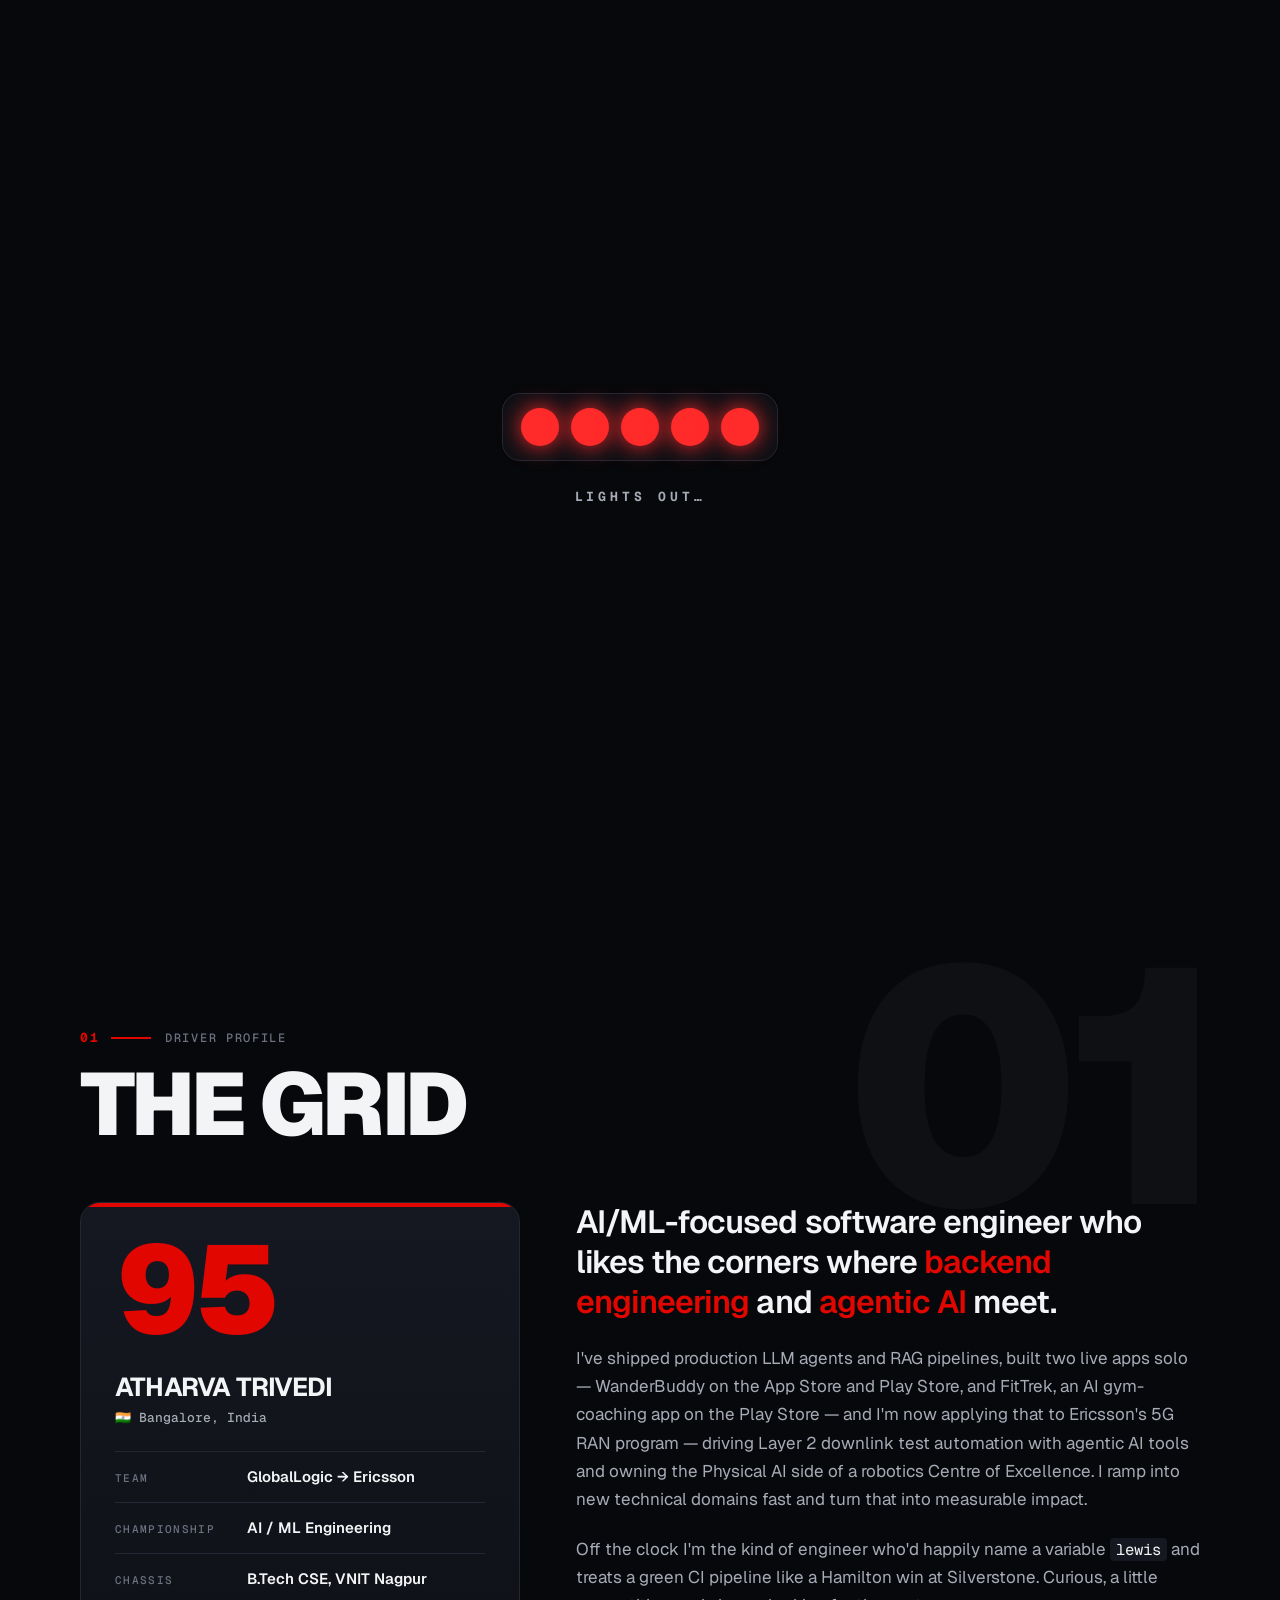
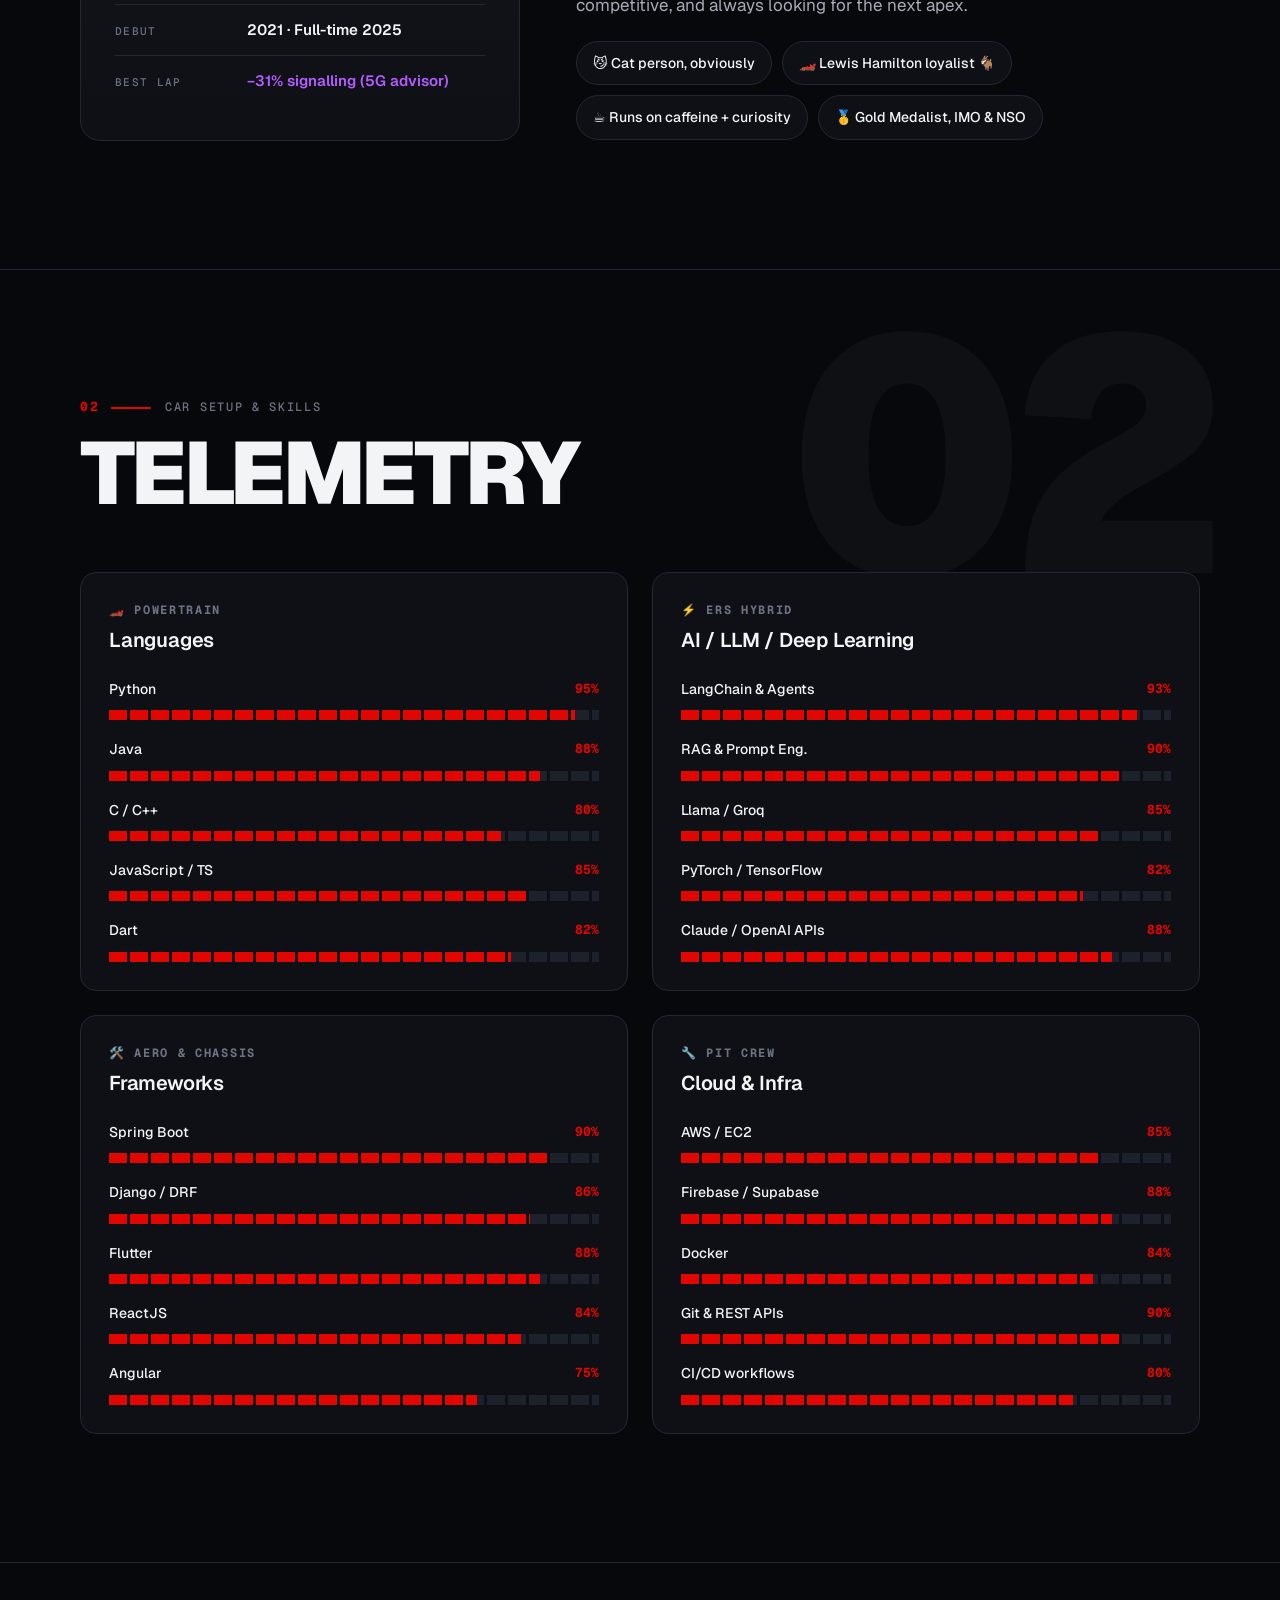
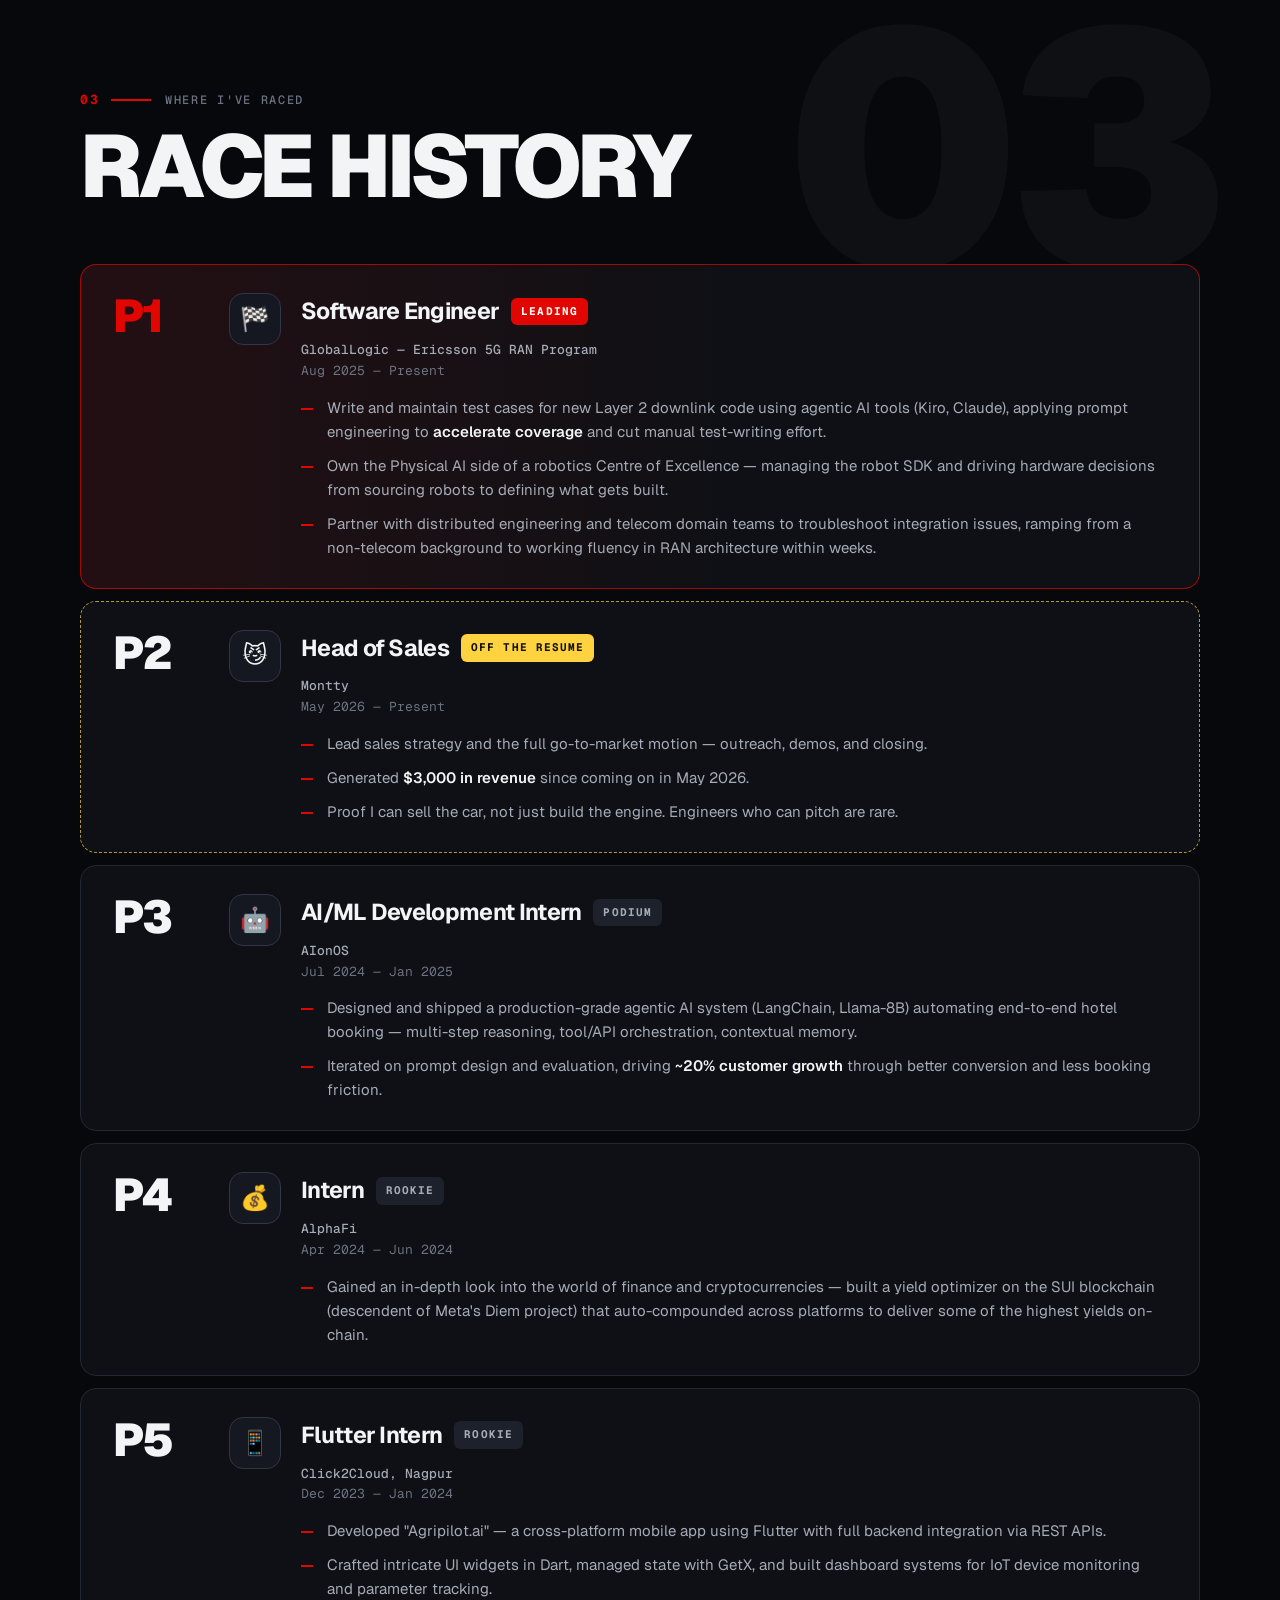
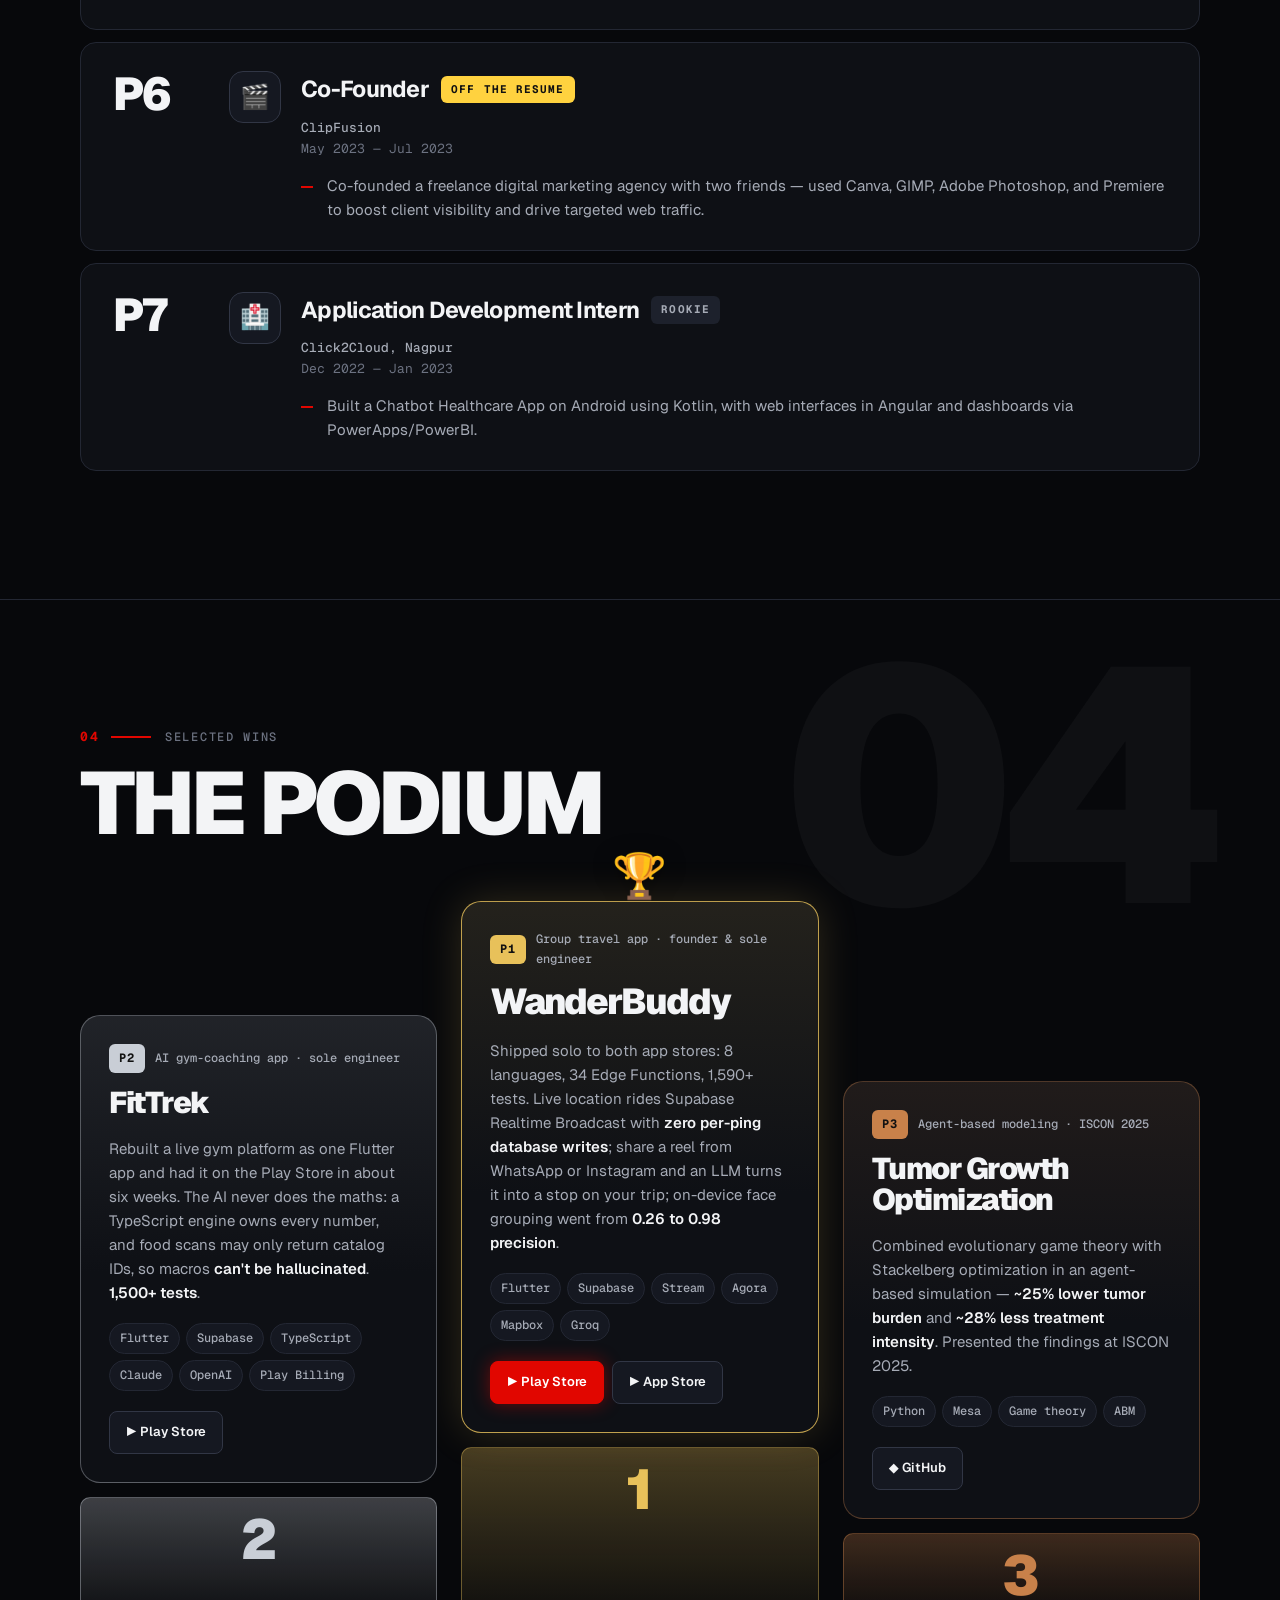
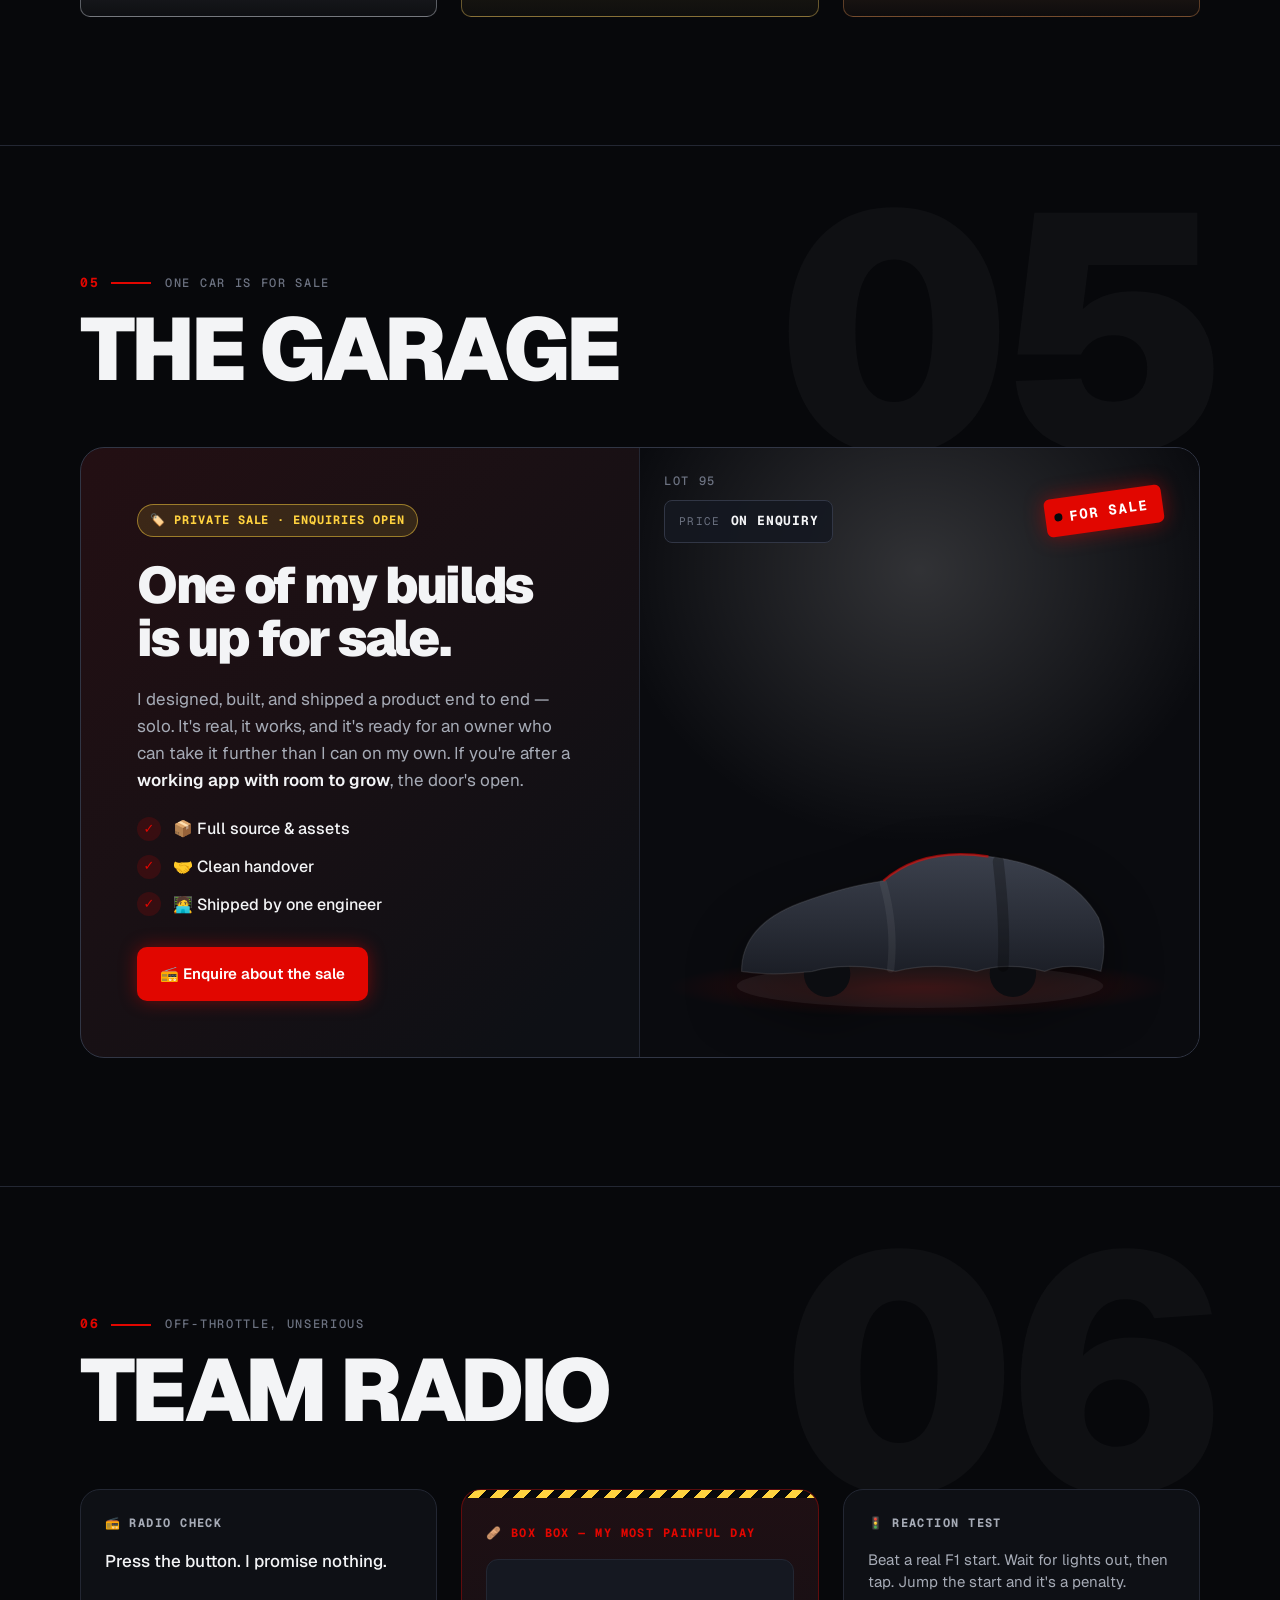
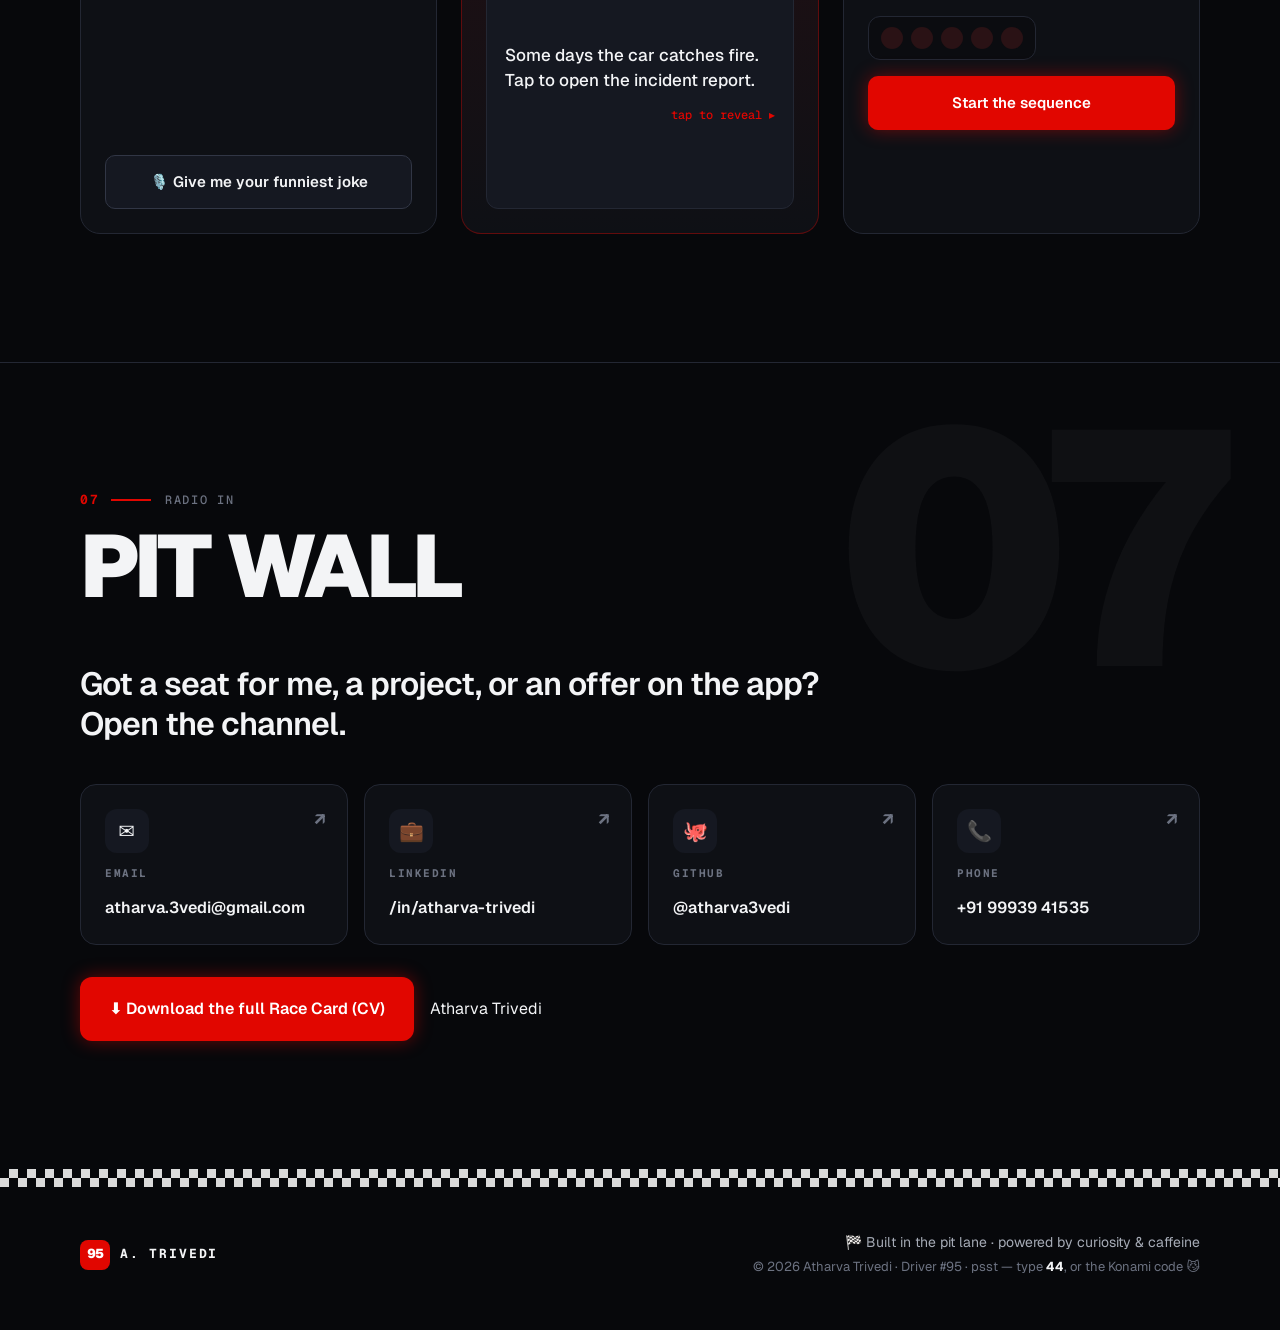
<file: index.html>
<!DOCTYPE html>
<html lang="en">
<head>
  <meta charset="UTF-8" />
  <meta name="viewport" content="width=device-width, initial-scale=1.0" />
  <title>Atharva Trivedi — AI/ML Engineer · Driver #95</title>
  <meta name="description" content="Atharva Trivedi — AI/ML software engineer racing for Ericsson's 5G RAN program. LLM agents, RAG pipelines, and two apps shipped solo (FitTrek, WanderBuddy). Portfolio of a racing cat." />
  <meta name="theme-color" content="#07080b" />

  <!-- Open Graph -->
  <meta property="og:title" content="Atharva Trivedi — AI/ML Engineer · Driver #95" />
  <meta property="og:description" content="LLM agents, RAG pipelines, 5G RAN, and a cat at the wheel. Take a lap." />
  <meta property="og:type" content="website" />
  <meta property="og:url" content="https://atharva3vedi.com" />

  <link rel="icon" type="image/svg+xml" href="favicon.svg" />

  <!-- Fonts -->
  <link rel="preconnect" href="https://fonts.googleapis.com" />
  <link rel="preconnect" href="https://fonts.gstatic.com" crossorigin />
  <link href="https://fonts.googleapis.com/css2?family=Geist:wght@400;500;600;700;800;900&family=Geist+Mono:wght@400;500;700&display=swap" rel="stylesheet" />

  <link rel="stylesheet" href="styles.css" />
</head>
<body>
  <!-- Loading / lights-out intro -->
  <div id="intro" class="intro">
    <div class="intro-lights" aria-hidden="true">
      <span class="light"></span><span class="light"></span><span class="light"></span>
      <span class="light"></span><span class="light"></span>
    </div>
    <p class="intro-text">FORMATION LAP…</p>
  </div>

  <!-- Paw-print cursor trail canvas -->
  <canvas id="pawTrail" class="paw-trail" aria-hidden="true"></canvas>

  <!-- ===================== NAV ===================== -->
  <header class="nav" id="top">
    <a class="nav-brand" href="#hero" aria-label="Home">
      <span class="brand-num">95</span>
      <span class="brand-name">A. TRIVEDI</span>
    </a>
    <nav class="nav-links" aria-label="Primary">
      <a href="#grid">Grid</a>
      <a href="#telemetry">Telemetry</a>
      <a href="#history">Race History</a>
      <a href="#podium">Podium</a>
      <a href="#garage">Garage</a>
      <a href="#radio">Team Radio</a>
      <a href="#pitwall" class="nav-cta">Pit Wall</a>
    </nav>
    <div class="nav-tools">
      <!-- Tire-compound theme switcher -->
      <div class="compound-switch" id="compoundSwitch" role="group" aria-label="Tire compound (accent color)">
        <button class="tyre soft active" data-accent="#e10600" title="Soft — red">S</button>
        <button class="tyre medium" data-accent="#ffd400" title="Medium — yellow">M</button>
        <button class="tyre hard" data-accent="#e6e6e6" title="Hard — white">H</button>
      </div>

      <!-- Engine-sound toggle -->
      <button class="sound-toggle" id="soundToggle" aria-pressed="true" title="Engine sound on/off">🔊</button>
    </div>
    <button class="nav-burger" id="burger" aria-label="Menu" aria-expanded="false">
      <span></span><span></span><span></span>
    </button>
  </header>

  <main>
    <!-- ===================== HERO ===================== -->
    <section class="hero" id="hero">
      <div class="hero-grain" aria-hidden="true"></div>
      <div class="hero-95" aria-hidden="true">95</div>
      <div class="hero-inner">
        <div class="hero-copy">
          <p class="kicker"><span class="flag">🏁</span> ROUND 1 · BANGALORE GP · 2026 SEASON</p>
          <h1 class="hero-name"><span>ATHARVA</span> <span class="outline">TRIVEDI</span></h1>
          <p class="hero-role">
            <span class="role-static">AI/ML SOFTWARE ENGINEER</span>
            <span class="role-rotate" id="roleRotate" aria-live="polite"></span>
          </p>
          <p class="hero-sub">
            I build LLM agents, RAG pipelines, and whole apps solo — currently
            racing for <strong>Ericsson's 5G RAN</strong> program. Bit of a cat about it.
          </p>
          <div class="hero-cta">
            <a href="#podium" class="btn btn-primary">🏆 See the Podium</a>
            <a href="assets/atharva_trivedi_resume.pdf" class="btn btn-ghost" download="Atharva_Trivedi_Resume.pdf">⬇ Race Card (CV)</a>
          </div>

        </div>

        <!-- Racing cat car -->
        <div class="hero-car">
        <!-- Start lights -->
        <div class="start-lights" id="startLights" aria-hidden="true">
          <div class="sl-gantry">
            <span class="sl"></span><span class="sl"></span><span class="sl"></span>
            <span class="sl"></span><span class="sl"></span>
          </div>
          <p class="sl-caption"><span id="slCaption">LIGHTS OUT AND AWAY WE GO</span> <span class="sl-tip">blip the throttle</span></p>
        </div>
        <div class="hud" aria-hidden="true">
          <span><i>SPEED</i>312 KM/H</span><span><i>GEAR</i>8</span><span class="drs-chip"><i>DRS</i>OPEN</span>
        </div>
          <div class="speed-lines" aria-hidden="true"></div>
          <svg class="f1car" viewBox="0 0 1000 300" xmlns="http://www.w3.org/2000/svg" role="img" aria-label="A cat driving a Formula 1 car">
            <ellipse cx="520" cy="270" rx="450" ry="14" fill="rgba(0,0,0,0.6)"/>
            <!-- rear wing -->
            <path d="M36 62 L152 62 L152 80 L36 80 Z" fill="var(--accent)"/>
            <path d="M42 88 L148 88 L148 100 L42 100 Z" fill="#1d212c"/>
            <path d="M30 54 L60 54 L66 188 L38 188 Z" fill="#151821" stroke="#313645" stroke-width="2"/>
            <!-- body, livery stripe, engine cover, sidepod, floor -->
            <path class="car-body" d="M70 214 L84 170 Q120 150 200 140 L330 120 Q380 112 410 96 Q432 84 452 94 L470 128 L560 132 Q640 138 720 154 L880 186 Q944 198 952 208 L948 214 Z" fill="#151821"/>
            <path d="M150 168 L360 132 Q420 124 470 140 L720 170 L900 200 L898 206 L700 186 L460 156 Q400 148 340 156 L150 182 Z" fill="var(--accent)"/>
            <path d="M160 152 L330 120 L420 98 L300 134 Z" fill="#1d212c"/>
            <path d="M270 214 L300 172 Q360 152 470 156 L600 168 L640 214 Z" fill="#0e1015" stroke="#313645" stroke-width="2"/>
            <rect x="76" y="212" width="820" height="12" rx="4" fill="#0b0c10"/>
            <!-- front wing -->
            <path d="M820 240 L978 240 L978 230 L930 222 L836 228 Z" fill="var(--accent)"/>
            <rect x="962" y="200" width="16" height="42" rx="3" fill="#1d212c"/>
            <!-- THE CAT DRIVER -->
            <g class="cat-driver">
              <path d="M478 104 L486 70 L506 96 Z" fill="var(--accent)"/>
              <path d="M512 94 L534 68 L538 104 Z" fill="var(--accent)"/>
              <path d="M485 98 L489 81 L500 95 Z" fill="#ffb3bc"/>
              <path d="M518 94 L530 80 L533 99 Z" fill="#ffb3bc"/>
              <circle cx="510" cy="118" r="30" fill="#f3f4f6"/>
              <path d="M502 106 L544 106 Q549 120 541 129 L502 129 Z" fill="#07080b"/>
              <circle cx="519" cy="117" r="3.5" fill="#2bd576"/>
              <circle cx="533" cy="117" r="3.5" fill="#2bd576"/>
            </g>
            <path class="halo" d="M446 112 Q500 72 572 126" fill="none" stroke="#313645" stroke-width="9" stroke-linecap="round"/>
            <!-- wheels -->
            <g class="wheel wheel-rear">
              <circle cx="200" cy="206" r="58" fill="#0b0c10"/>
              <circle cx="200" cy="206" r="47" fill="none" stroke="var(--accent)" stroke-width="5"/>
              <circle cx="200" cy="206" r="30" fill="#1d212c"/>
              <g stroke="#6c7281" stroke-width="4"><line x1="200" y1="178" x2="200" y2="234"/><line x1="176" y1="192" x2="224" y2="220"/><line x1="224" y1="192" x2="176" y2="220"/></g>
              <circle cx="200" cy="206" r="9" fill="#6c7281"/>
            </g>
            <g class="wheel wheel-front">
              <circle cx="790" cy="208" r="54" fill="#0b0c10"/>
              <circle cx="790" cy="208" r="44" fill="none" stroke="var(--accent)" stroke-width="5"/>
              <circle cx="790" cy="208" r="28" fill="#1d212c"/>
              <g stroke="#6c7281" stroke-width="4"><line x1="790" y1="182" x2="790" y2="234"/><line x1="768" y1="195" x2="812" y2="221"/><line x1="812" y1="195" x2="768" y2="221"/></g>
              <circle cx="790" cy="208" r="8" fill="#6c7281"/>
            </g>
            <!-- number roundel -->
            <circle cx="372" cy="150" r="26" fill="#f3f4f6"/>
            <text x="372" y="160" text-anchor="middle" font-family="Geist, sans-serif" font-weight="900" font-size="28" fill="#07080b">95</text>
          </svg>

          <!-- Overtaking mini-game — replaces the car when you hit "Race me" -->
          <div class="race-game" id="raceGame" hidden>
            <canvas id="raceCanvas" width="640" height="360" aria-label="Overtaking mini-game"></canvas>
            <div class="rg-hud">
              <span id="rgPos">P20</span>
              <span id="rgScore">0 overtakes</span>
              <span id="rgBest"></span>
            </div>
            <button class="rg-exit" id="rgExit" aria-label="Exit game">✕ exit</button>
            <div class="rg-controls">
              <button id="rgUp" aria-label="Move up">▲</button>
              <button id="rgDown" aria-label="Move down">▼</button>
            </div>
            <div class="rg-overlay" id="rgOverlay">
              <p class="rg-title">GRAND PRIX</p>
              <p class="rg-sub">↑ / ↓ to change lane · overtake, don't crash</p>
              <ol class="rg-board" id="rgBoard" hidden></ol>
              <p class="rg-note" id="rgNote" hidden></p>
              <button class="btn btn-primary" id="rgStart">Lights out ▸</button>
            </div>
          </div>
          <button class="race-me" id="raceMe">🏎️ Race me — overtake with ↑ / ↓</button>
        </div>
      </div>

      <!-- scrolling ticker -->
      <div class="ticker" aria-hidden="true">
        <div class="ticker-track">
          <span>PYTHON</span><span>·</span><span>LANGCHAIN</span><span>·</span><span>SPRING BOOT</span><span>·</span>
          <span>RAG</span><span>·</span><span>5G RAN</span><span>·</span><span>FLUTTER</span><span>·</span><span>SUPABASE</span><span>·</span>
          <span>PYTORCH</span><span>·</span><span>AWS</span><span>·</span><span>LLM AGENTS</span><span>·</span>
          <span>DJANGO</span><span>·</span><span>MEOW</span><span>·</span>
          <span>PYTHON</span><span>·</span><span>LANGCHAIN</span><span>·</span><span>SPRING BOOT</span><span>·</span>
          <span>RAG</span><span>·</span><span>5G RAN</span><span>·</span><span>FLUTTER</span><span>·</span><span>SUPABASE</span><span>·</span>
          <span>PYTORCH</span><span>·</span><span>AWS</span><span>·</span><span>LLM AGENTS</span><span>·</span>
          <span>DJANGO</span><span>·</span><span>MEOW</span><span>·</span>
        </div>
      </div>
    </section>

    <!-- ===================== GRID / ABOUT ===================== -->
    <section class="section grid-sec" data-n="01" id="grid">
      <div class="section-head">
        <span class="sec-index">01</span>
        <h2 class="sec-title">The Grid</h2>
        <span class="sec-tag">driver profile</span>
      </div>

      <div class="grid-wrap">
        <article class="driver-card reveal">
          <div class="dc-top">
            <div class="dc-num">95</div>
            <div class="dc-id">
              <h3>ATHARVA TRIVEDI</h3>
              <p>🇮🇳 Bangalore, India</p>
            </div>
          </div>
          <ul class="dc-stats">
            <li><span>Team</span><strong>GlobalLogic → Ericsson</strong></li>
            <li><span>Championship</span><strong>AI / ML Engineering</strong></li>
            <li><span>Chassis</span><strong>B.Tech CSE, VNIT Nagpur</strong></li>
            <li><span>Debut</span><strong>2021 · Full-time 2025</strong></li>
            <li><span>Best Lap</span><strong>−31% signalling (5G advisor)</strong></li>
          </ul>
        </article>

        <div class="grid-bio reveal">
          <p class="bio-lead">
            AI/ML-focused software engineer who likes the corners where <em>backend
            engineering</em> and <em>agentic AI</em> meet.
          </p>
          <p>
            I've shipped production LLM agents and RAG pipelines, built two live apps solo —
            WanderBuddy on the App Store and Play Store, and FitTrek, an AI gym-coaching app
            on the Play Store — and I'm now applying that to Ericsson's 5G RAN program — driving Layer 2 downlink test automation with
            agentic AI tools and owning the Physical AI side of a robotics Centre of
            Excellence. I ramp into new technical domains fast and turn that into
            measurable impact.
          </p>
          <p>
            Off the clock I'm the kind of engineer who'd happily name a variable
            <code>lewis</code> and treats a green CI pipeline like a Hamilton win at
            Silverstone. Curious, a little competitive, and always looking for the next apex.
          </p>
          <div class="fun-facts">
            <span>😼 Cat person, obviously</span>
            <span>🏎️ Lewis Hamilton loyalist 🐐</span>
            <span>☕ Runs on caffeine + curiosity</span>
            <span>🥇 Gold Medalist, IMO &amp; NSO</span>
          </div>
        </div>
      </div>
    </section>

    <!-- ===================== TELEMETRY / SKILLS ===================== -->
    <section class="section telemetry-sec" data-n="02" id="telemetry">
      <div class="section-head">
        <span class="sec-index">02</span>
        <h2 class="sec-title">Telemetry</h2>
        <span class="sec-tag">car setup &amp; skills</span>
      </div>

      <div class="telemetry-grid">
        <div class="tele-block reveal">
          <h3 class="tele-title">🏎️ Powertrain <small>Languages</small></h3>
          <div class="bars" data-bars>
            <div class="bar" data-val="95"><span>Python</span><i></i></div>
            <div class="bar" data-val="88"><span>Java</span><i></i></div>
            <div class="bar" data-val="80"><span>C / C++</span><i></i></div>
            <div class="bar" data-val="85"><span>JavaScript / TS</span><i></i></div>
            <div class="bar" data-val="82"><span>Dart</span><i></i></div>
          </div>
        </div>

        <div class="tele-block reveal">
          <h3 class="tele-title">⚡ ERS Hybrid <small>AI / LLM / Deep Learning</small></h3>
          <div class="bars" data-bars>
            <div class="bar" data-val="93"><span>LangChain &amp; Agents</span><i></i></div>
            <div class="bar" data-val="90"><span>RAG &amp; Prompt Eng.</span><i></i></div>
            <div class="bar" data-val="85"><span>Llama / Groq</span><i></i></div>
            <div class="bar" data-val="82"><span>PyTorch / TensorFlow</span><i></i></div>
            <div class="bar" data-val="88"><span>Claude / OpenAI APIs</span><i></i></div>
          </div>
        </div>

        <div class="tele-block reveal">
          <h3 class="tele-title">🛠️ Aero &amp; Chassis <small>Frameworks</small></h3>
          <div class="bars" data-bars>
            <div class="bar" data-val="90"><span>Spring Boot</span><i></i></div>
            <div class="bar" data-val="86"><span>Django / DRF</span><i></i></div>
            <div class="bar" data-val="88"><span>Flutter</span><i></i></div>
            <div class="bar" data-val="84"><span>ReactJS</span><i></i></div>
            <div class="bar" data-val="75"><span>Angular</span><i></i></div>
          </div>
        </div>

        <div class="tele-block reveal">
          <h3 class="tele-title">🔧 Pit Crew <small>Cloud &amp; Infra</small></h3>
          <div class="bars" data-bars>
            <div class="bar" data-val="85"><span>AWS / EC2</span><i></i></div>
            <div class="bar" data-val="88"><span>Firebase / Supabase</span><i></i></div>
            <div class="bar" data-val="84"><span>Docker</span><i></i></div>
            <div class="bar" data-val="90"><span>Git &amp; REST APIs</span><i></i></div>
            <div class="bar" data-val="80"><span>CI/CD workflows</span><i></i></div>
          </div>
        </div>
      </div>
    </section>

    <!-- ===================== RACE HISTORY / EXPERIENCE ===================== -->
    <section class="section history-sec" data-n="03" id="history">
      <div class="section-head">
        <span class="sec-index">03</span>
        <h2 class="sec-title">Race History</h2>
        <span class="sec-tag">where I've raced</span>
      </div>

      <div class="timeline">
        <!-- Ericsson -->
        <article class="race reveal p1">
          <div class="race-flag">🏁</div>
          <div class="race-body">
            <div class="race-top">
              <h3>Software Engineer</h3>
              <span class="race-pos">LEADING</span>
            </div>
            <p class="race-team">GlobalLogic — Ericsson 5G RAN Program</p>
            <p class="race-date">Aug 2025 — Present</p>
            <ul>
              <li>Write and maintain test cases for new Layer 2 downlink code using agentic AI tools (Kiro, Claude), applying prompt engineering to <strong>accelerate coverage</strong> and cut manual test-writing effort.</li>
              <li>Own the Physical AI side of a robotics Centre of Excellence — managing the robot SDK and driving hardware decisions from sourcing robots to defining what gets built.</li>
              <li>Partner with distributed engineering and telecom domain teams to troubleshoot integration issues, ramping from a non-telecom background to working fluency in RAN architecture within weeks.</li>
            </ul>
          </div>
        </article>

        <!-- Montty — NOT on resume -->
        <article class="race reveal offtrack">
          <div class="race-flag">😼</div>
          <div class="race-body">
            <div class="race-top">
              <h3>Head of Sales</h3>
              <span class="race-pos alt">OFF THE RESUME</span>
            </div>
            <p class="race-team">Montty</p>
            <p class="race-date">May 2026 — Present</p>
            <ul>
              <li>Lead sales strategy and the full go-to-market motion — outreach, demos, and closing.</li>
              <li>Generated <strong>$3,000 in revenue</strong> since coming on in May 2026.</li>
              <li>Proof I can sell the car, not just build the engine. Engineers who can pitch are rare.</li>
            </ul>
          </div>
        </article>

        <!-- AIonOS -->
        <article class="race reveal">
          <div class="race-flag">🤖</div>
          <div class="race-body">
            <div class="race-top">
              <h3>AI/ML Development Intern</h3>
              <span class="race-pos">PODIUM</span>
            </div>
            <p class="race-team">AIonOS</p>
            <p class="race-date">Jul 2024 — Jan 2025</p>
            <ul>
              <li>Designed and shipped a production-grade agentic AI system (LangChain, Llama-8B) automating end-to-end hotel booking — multi-step reasoning, tool/API orchestration, contextual memory.</li>
              <li>Iterated on prompt design and evaluation, driving <strong>~20% customer growth</strong> through better conversion and less booking friction.</li>
            </ul>
          </div>
        </article>

        <!-- AlphaFi -->
        <article class="race reveal">
          <div class="race-flag">💰</div>
          <div class="race-body">
            <div class="race-top">
              <h3>Intern</h3>
              <span class="race-pos">ROOKIE</span>
            </div>
            <p class="race-team">AlphaFi</p>
            <p class="race-date">Apr 2024 — Jun 2024</p>
            <ul>
              <li>Gained an in-depth look into the world of finance and cryptocurrencies — built a yield optimizer on the SUI blockchain (descendent of Meta's Diem project) that auto-compounded across platforms to deliver some of the highest yields on-chain.</li>
            </ul>
          </div>
        </article>

        <!-- CLICK2CLOUD Flutter -->
        <article class="race reveal">
          <div class="race-flag">📱</div>
          <div class="race-body">
            <div class="race-top">
              <h3>Flutter Intern</h3>
              <span class="race-pos">ROOKIE</span>
            </div>
            <p class="race-team">Click2Cloud, Nagpur</p>
            <p class="race-date">Dec 2023 — Jan 2024</p>
            <ul>
              <li>Developed "Agripilot.ai" — a cross-platform mobile app using Flutter with full backend integration via REST APIs.</li>
              <li>Crafted intricate UI widgets in Dart, managed state with GetX, and built dashboard systems for IoT device monitoring and parameter tracking.</li>
            </ul>
          </div>
        </article>

        <!-- ClipFusion -->
        <article class="race reveal">
          <div class="race-flag">🎬</div>
          <div class="race-body">
            <div class="race-top">
              <h3>Co-Founder</h3>
              <span class="race-pos alt">OFF THE RESUME</span>
            </div>
            <p class="race-team">ClipFusion</p>
            <p class="race-date">May 2023 — Jul 2023</p>
            <ul>
              <li>Co-founded a freelance digital marketing agency with two friends — used Canva, GIMP, Adobe Photoshop, and Premiere to boost client visibility and drive targeted web traffic.</li>
            </ul>
          </div>
        </article>

        <!-- CLICK2CLOUD Android -->
        <article class="race reveal">
          <div class="race-flag">🏥</div>
          <div class="race-body">
            <div class="race-top">
              <h3>Application Development Intern</h3>
              <span class="race-pos">ROOKIE</span>
            </div>
            <p class="race-team">Click2Cloud, Nagpur</p>
            <p class="race-date">Dec 2022 — Jan 2023</p>
            <ul>
              <li>Built a Chatbot Healthcare App on Android using Kotlin, with web interfaces in Angular and dashboards via PowerApps/PowerBI.</li>
            </ul>
          </div>
        </article>
      </div>
    </section>

    <!-- ===================== PODIUM / PROJECTS ===================== -->
    <section class="section podium-sec" data-n="04" id="podium">
      <div class="section-head">
        <span class="sec-index">04</span>
        <h2 class="sec-title">The Podium</h2>
        <span class="sec-tag">selected wins</span>
      </div>

      <div class="podium">
        <!-- P1 · WanderBuddy — centre, top step -->
        <div class="podium-item pod-1">
          <article class="proj reveal">
            <div class="proj-head">
              <h3>WanderBuddy</h3>
              <p class="proj-tag">Group travel app · founder &amp; sole engineer</p>
            </div>
            <p class="proj-desc">
              Shipped solo to both app stores: 8 languages, 34 Edge Functions, 1,590+ tests.
              Live location rides Supabase Realtime Broadcast
              with <strong>zero per-ping database writes</strong>; share a reel from WhatsApp or
              Instagram and an LLM turns it into a stop on your trip; on-device face grouping
              went from <strong>0.26 to 0.98 precision</strong>.
            </p>
            <div class="proj-stack">
              <span>Flutter</span><span>Supabase</span><span>Stream</span><span>Agora</span><span>Mapbox</span><span>Groq</span>
            </div>
            <div class="proj-links">
              <a href="https://play.google.com/store/apps/details?id=com.wanderbuddy.wanderbuddy" class="plink" target="_blank" rel="noopener">▶ Play Store</a>
              <a href="https://apps.apple.com/app/id6795848498" class="plink" target="_blank" rel="noopener">▶ App Store</a>
            </div>
          </article>
          <div class="podium-step"><span class="pod-place">1</span></div>
        </div>

        <!-- P2 · FitTrek — left step -->
        <div class="podium-item pod-2">
          <article class="proj reveal">
            <div class="proj-head">
              <h3>FitTrek</h3>
              <p class="proj-tag">AI gym-coaching app · sole engineer</p>
            </div>
            <p class="proj-desc">
              Rebuilt a live gym platform as one Flutter app and had it on the Play Store in
              about six weeks. The AI never does the maths: a TypeScript engine owns every
              number, and food scans may only return catalog IDs, so macros
              <strong>can't be hallucinated</strong>. <strong>1,500+ tests</strong>.
            </p>
            <div class="proj-stack">
              <span>Flutter</span><span>Supabase</span><span>TypeScript</span><span>Claude</span><span>OpenAI</span><span>Play Billing</span>
            </div>
            <div class="proj-links">
              <a href="https://play.google.com/store/apps/details?id=com.fittrek.app" class="plink" target="_blank" rel="noopener">▶ Play Store</a>
            </div>
          </article>
          <div class="podium-step"><span class="pod-place">2</span></div>
        </div>

        <!-- P3 · Tumor Growth — right step -->
        <div class="podium-item pod-3">
          <article class="proj reveal">
            <div class="proj-head">
              <h3>Tumor Growth Optimization</h3>
              <p class="proj-tag">Agent-based modeling · ISCON 2025</p>
            </div>
            <p class="proj-desc">
              Combined evolutionary game theory with Stackelberg optimization in an agent-based
              simulation — <strong>~25% lower tumor burden</strong> and <strong>~28% less
              treatment intensity</strong>. Presented the findings at ISCON 2025.
            </p>
            <div class="proj-stack">
              <span>Python</span><span>Mesa</span><span>Game theory</span><span>ABM</span>
            </div>
            <div class="proj-links">
              <a href="https://github.com/atharva3vedi/tumorcellabmegtlola" class="plink" target="_blank" rel="noopener">◆ GitHub</a>
            </div>
          </article>
          <div class="podium-step"><span class="pod-place">3</span></div>
        </div>
      </div>
    </section>

    <!-- ===================== GARAGE / APP FOR SALE ===================== -->
    <section class="section garage-sec" data-n="05" id="garage">
      <div class="section-head">
        <span class="sec-index">05</span>
        <h2 class="sec-title">The Garage</h2>
        <span class="sec-tag">one car is for sale</span>
      </div>

      <!-- Want to name the app publicly? Swap the <h3> text for its name and add real
           links/details. Kept deliberately under wraps until you're ready to reveal it. -->
      <article class="garage-lot reveal">
        <div class="garage-grid">
          <div class="garage-copy">
            <p class="garage-kicker">🏷️ PRIVATE SALE · ENQUIRIES OPEN</p>
            <h3 class="garage-name">One of my builds<br />is up for sale.</h3>
            <p class="garage-desc">
              I designed, built, and shipped a product end to end — solo. It's real, it works,
              and it's ready for an owner who can take it further than I can on my own. If you're
              after a <strong>working app with room to grow</strong>, the door's open.
            </p>
            <div class="garage-perks">
              <span>📦 Full source &amp; assets</span>
              <span>🤝 Clean handover</span>
              <span>🧑‍💻 Shipped by one engineer</span>
            </div>
            <div class="garage-cta">
              <a href="#pitwall" class="btn btn-primary">📻 Enquire about the sale</a>
            </div>
          </div>

          <div class="garage-stage" aria-label="A car under a cover, waiting to be sold" role="img">
            <svg class="covered-car" viewBox="0 0 360 220" xmlns="http://www.w3.org/2000/svg">
              <defs>
                <linearGradient id="silk" x1="0" y1="0" x2="0" y2="1">
                  <stop offset="0" stop-color="#3b404c" />
                  <stop offset="0.55" stop-color="#2a2e38" />
                  <stop offset="1" stop-color="#1b1e26" />
                </linearGradient>
              </defs>
              <!-- spotlight pool -->
              <ellipse cx="180" cy="198" rx="150" ry="18" fill="rgba(255,255,255,0.06)" />
              <!-- wheels peeking under the cover -->
              <circle cx="104" cy="188" r="19" fill="#0c0d11" />
              <circle cx="256" cy="188" r="19" fill="#0c0d11" />
              <!-- a sliver of the car showing beneath the hem -->
              <rect x="150" y="150" width="60" height="22" rx="6" fill="var(--accent)" opacity="0.5" />
              <!-- the draped cover -->
              <path d="M34 186 Q34 148 82 130 Q120 116 150 112 Q182 84 236 92 Q302 100 326 142
                       Q334 162 328 186 Q302 178 282 186 Q252 178 226 186 Q192 178 160 186
                       Q120 178 92 186 Q58 190 34 186 Z"
                    fill="url(#silk)" stroke="rgba(255,255,255,0.10)" stroke-width="1" />
              <!-- fold shading -->
              <path d="M150 114 Q160 150 156 184" stroke="rgba(255,255,255,0.06)" stroke-width="6" fill="none" stroke-linecap="round" />
              <path d="M244 96 Q250 148 248 182" stroke="rgba(0,0,0,0.28)" stroke-width="9" fill="none" stroke-linecap="round" />
              <!-- accent piping along the ridge -->
              <path d="M150 112 Q182 84 236 92" stroke="var(--accent)" stroke-width="2" fill="none" opacity="0.6" />
            </svg>
            <div class="sale-tag"><span class="sale-tag-hole"></span>FOR SALE</div>
            <p class="lot" aria-hidden="true">LOT 95</p>
            <p class="price"><span>PRICE</span> ON ENQUIRY</p>
          </div>
        </div>
      </article>
    </section>

    <!-- ===================== TEAM RADIO / FUN ===================== -->
    <section class="section radio-sec" data-n="06" id="radio">
      <div class="section-head">
        <span class="sec-index">06</span>
        <h2 class="sec-title">Team Radio</h2>
        <span class="sec-tag">off-throttle, unserious</span>
      </div>

      <div class="radio-grid">
        <!-- Joke box -->
        <div class="radio-card jokebox reveal">
          <div class="rc-head">📻 <span>RADIO CHECK</span></div>
          <p class="joke" id="jokeText">Press the button. I promise nothing.</p>
          <button class="btn btn-primary" id="jokeBtn">🎙️ Give me your funniest joke</button>
        </div>

        <!-- Most painful day -->
        <div class="radio-card painbox reveal">
          <div class="rc-head">🩹 <span>BOX BOX — MY MOST PAINFUL DAY</span></div>
          <div class="pain-card" id="painCard">
            <div class="pain-front">
              <p>Some days the car catches fire. Tap to open the incident report.</p>
              <span class="tap-hint">tap to reveal ▸</span>
            </div>
            <div class="pain-back">
              <p>
                The time I set up an infinite pull loop on Groq's API and burned through <strong>every token in my quota</strong> before my morning coffee — just staring at the cursor blinking while tokens flew. Turned out I'd forgotten a break condition in my streaming parser. My Groq dashboard went to $0.00 in 47 seconds. Learned to always test with <code>max_tokens=5</code> first.
              </p>
              <span class="tap-hint">◂ tap to close</span>
            </div>
          </div>
        </div>

        <!-- Reaction game -->
        <div class="radio-card reaction reveal">
          <div class="rc-head">🚦 <span>REACTION TEST</span></div>
          <p class="react-info" id="reactInfo">Beat a real F1 start. Wait for lights out, then tap. Jump the start and it's a penalty.</p>
          <div class="react-lights" id="reactLights">
            <span></span><span></span><span></span><span></span><span></span>
          </div>
          <button class="btn btn-primary" id="reactBtn">Start the sequence</button>
          <p class="react-result" id="reactResult"></p>
          <ol class="mini-board" id="reactBoard" hidden></ol>
        </div>
      </div>
    </section>

    <!-- ===================== PIT WALL / CONTACT ===================== -->
    <section class="section pitwall-sec" data-n="07" id="pitwall">
      <div class="section-head">
        <span class="sec-index">07</span>
        <h2 class="sec-title">Pit Wall</h2>
        <span class="sec-tag">radio in</span>
      </div>

      <div class="pitwall">
        <p class="pw-lead">Got a seat for me, a project, or an offer on the app? Open the channel.</p>
        <div class="pw-links">
          <a href="mailto:atharva.3vedi@gmail.com" class="pw-link">
            <span class="pw-ico">✉️</span>
            <span class="pw-t">Email</span>
            <span class="pw-v">atharva.3vedi@gmail.com</span>
          </a>
          <a href="https://www.linkedin.com/in/atharva-trivedi" class="pw-link" target="_blank" rel="noopener">
            <span class="pw-ico">💼</span>
            <span class="pw-t">LinkedIn</span>
            <span class="pw-v">/in/atharva-trivedi</span>
          </a>
          <a href="https://github.com/atharva3vedi" class="pw-link" target="_blank" rel="noopener">
            <span class="pw-ico">🐙</span>
            <span class="pw-t">GitHub</span>
            <span class="pw-v">@atharva3vedi</span>
          </a>
          <a href="tel:+919993941535" class="pw-link">
            <span class="pw-ico">📞</span>
            <span class="pw-t">Phone</span>
            <span class="pw-v">+91 99939 41535</span>
          </a>
        </div>
        <div class="pw-row">
        <a href="assets/atharva_trivedi_resume.pdf" class="btn btn-primary pw-cv" download="Atharva_Trivedi_Resume.pdf">⬇ Download the full Race Card (CV)</a>

        <div class="pw-badge">
          <div class="badge-base LI-profile-badge" data-locale="en_US" data-size="medium" data-theme="dark" data-type="VERTICAL" data-vanity="atharva-trivedi" data-version="v1">
            <a class="badge-base__link LI-simple-link" href="https://www.linkedin.com/in/atharva-trivedi?trk=profile-badge" target="_blank" rel="noopener">Atharva Trivedi</a>
          </div>
        </div>
        </div>
      </div>
    </section>
  </main>

  <!-- ===================== FOOTER ===================== -->
  <footer class="footer">
    <div class="checker" aria-hidden="true"></div>
    <div class="footer-inner">
      <a class="nav-brand foot-brand" href="#hero" aria-label="Back to top"><span class="brand-num">95</span><span class="brand-name">A. TRIVEDI</span></a>
      <div class="foot-lines">
      <p>🏁 Built in the pit lane · powered by curiosity &amp; caffeine</p>
      <p class="foot-copy">© 2026 Atharva Trivedi · Driver #95 · <span id="konamiHint">psst — type <strong>44</strong>, or the Konami code 😼</span></p>
      </div>
    </div>
  </footer>

  <!-- Safety car easter egg banner -->
  <div class="safety-car" id="safetyCar" aria-hidden="true">
    🚨 SAFETY CAR DEPLOYED 🐱 — bunch up, no overtaking
  </div>

  <script src="script.js"></script>
  <script src="https://platform.linkedin.com/badges/js/profile.js" async defer type="text/javascript"></script>
</body>
</html>
</file>
<file: styles.css>
/* =========================================================
   ATHARVA TRIVEDI — NIGHT SESSION #95
   Dark pit-wall look: Geist type, timing-screen data, tyre-compound accent.
   ========================================================= */

:root {
  --carbon: #07080b;
  --carbon-2: #0e1015;
  --carbon-3: #151821;
  --carbon-4: #1d212c;
  --line: #232733;
  --line-2: #313645;
  --text: #f3f4f6;
  --muted: #a6abb6;
  --muted-2: #6c7281;

  --gold: #e8c15a;
  --silver: #c9ced6;
  --bronze: #c8814a;
  --purple: #b45cff;
  --green: #2bd576;
  --yellow: #ffd23f;
  --red-light: #ff2a2a;

  /* accent is swapped by the tire-compound switcher */
  --accent: #e10600;
  --accent-glow: rgba(225, 6, 0, 0.45);
  --on-accent: #fff; /* text on top of --accent; flips to black on light compounds */

  --sans: "Geist", system-ui, -apple-system, "Segoe UI", Roboto, sans-serif;
  --mono: "Geist Mono", ui-monospace, SFMono-Regular, Menlo, Consolas, monospace;

  --maxw: 1200px;
  --pad: clamp(16px, 4vw, 40px);
}

* { box-sizing: border-box; margin: 0; padding: 0; }

html { scroll-behavior: smooth; scroll-padding-top: 80px; }

body {
  background: var(--carbon);
  color: var(--text);
  font-family: var(--sans);
  line-height: 1.6;
  overflow-x: hidden;
  -webkit-font-smoothing: antialiased;
}

a { color: inherit; text-decoration: none; }
button { font: inherit; }
::selection { background: var(--accent); color: var(--on-accent); }
:focus-visible { outline: 2px solid var(--accent); outline-offset: 3px; border-radius: 6px; }

/* ---------- Paw cursor trail ---------- */
.paw-trail { position: fixed; inset: 0; z-index: 5; pointer-events: none; }

/* ---------- Intro / lights-out ---------- */
.intro {
  position: fixed; inset: 0; z-index: 999;
  background: var(--carbon);
  display: grid; place-content: center; justify-items: center; gap: 26px;
  transition: opacity 0.6s ease, visibility 0.6s ease;
}
.intro.done { opacity: 0; visibility: hidden; }
.intro-lights {
  display: flex; gap: 12px; padding: 14px 18px; border-radius: 18px;
  background: var(--carbon-2); border: 1px solid var(--line);
}
.intro-lights .light { width: 38px; height: 38px; border-radius: 50%; background: #2a1215; }
.intro-lights .light.on { background: var(--red-light); box-shadow: 0 0 22px var(--red-light); }
.intro-text { font-family: var(--mono); font-weight: 700; letter-spacing: 0.3em; color: var(--muted); font-size: 13px; text-align: center; }

/* ---------- Nav ---------- */
.nav {
  position: fixed; top: 0; left: 0; right: 0; z-index: 100;
  height: 72px; display: flex; align-items: center; gap: 20px;
  padding: 0 var(--pad);
  background: rgba(7, 8, 11, 0.8);
  backdrop-filter: blur(20px); -webkit-backdrop-filter: blur(20px);
  border-bottom: 1px solid var(--line);
}
.nav-brand { display: flex; align-items: center; gap: 10px; flex-shrink: 0; }
.brand-num {
  width: 36px; height: 36px; border-radius: 8px; display: grid; place-content: center;
  background: var(--accent); color: var(--on-accent);
  font-weight: 900; font-size: 16px; letter-spacing: -0.04em;
  transition: background 0.4s ease;
}
.brand-name { font-family: var(--mono); font-weight: 700; font-size: 13px; letter-spacing: 0.14em; }
.nav-links { display: flex; align-items: center; gap: 2px; margin: 0 auto; }
.nav-links a {
  font-size: 14px; font-weight: 500; color: var(--muted);
  padding: 8px 12px; border-radius: 8px; transition: color 0.2s, background 0.2s;
}
.nav-links a:hover, .nav-links a.active { color: var(--text); background: var(--carbon-3); }
.nav-links .nav-cta {
  margin-left: 10px; padding: 9px 18px; font-weight: 600;
  background: var(--accent); color: var(--on-accent); box-shadow: 0 0 18px var(--accent-glow);
}
.nav-links .nav-cta:hover, .nav-links .nav-cta.active { background: var(--accent); color: var(--on-accent); filter: brightness(1.12); }
.nav-tools { display: flex; align-items: center; gap: 10px; flex-shrink: 0; }
.nav-burger {
  display: none; flex-direction: column; gap: 4px; padding: 12px 10px; cursor: pointer;
  background: var(--carbon-2); border: 1px solid var(--line); border-radius: 10px;
}
.nav-burger span { width: 16px; height: 2px; border-radius: 1px; background: var(--text); transition: 0.3s; }

/* ---------- Tire compound switch ---------- */
.compound-switch {
  display: flex; gap: 6px; padding: 4px; border-radius: 999px;
  background: var(--carbon-2); border: 1px solid var(--line);
}
.tyre {
  width: 28px; height: 28px; border-radius: 50%; cursor: pointer;
  font-family: var(--mono); font-weight: 700; font-size: 12px;
  background: var(--carbon-2); border: 2px solid #333; opacity: 0.7;
  transition: transform 0.2s, opacity 0.2s, box-shadow 0.2s;
}
.tyre.soft { border-color: #e10600; color: #ff4d47; }
.tyre.medium { border-color: #ffd400; color: #ffd400; }
.tyre.hard { border-color: #e6e6e6; color: #e6e6e6; }
.tyre:hover { transform: scale(1.1); opacity: 1; }
.tyre.active { opacity: 1; border-width: 3px; background: var(--carbon-4); box-shadow: 0 0 12px currentColor; }

/* sound toggle */
.sound-toggle {
  width: 36px; height: 36px; border-radius: 50%; cursor: pointer;
  display: grid; place-content: center; font-size: 15px;
  background: var(--carbon-2); border: 1px solid var(--line); color: var(--text);
  transition: transform 0.2s, border-color 0.2s;
}
.sound-toggle:hover { transform: scale(1.06); border-color: var(--accent); }

/* ---------- Buttons ---------- */
.btn {
  display: inline-flex; align-items: center; justify-content: center; gap: 8px;
  font-family: var(--sans); font-weight: 600; font-size: 15px;
  padding: 14px 22px; border-radius: 10px; cursor: pointer;
  border: 1px solid transparent; transition: transform 0.15s ease, box-shadow 0.2s, background 0.2s, border-color 0.2s;
}
.btn:active { transform: translateY(1px); }
.btn:disabled { opacity: 0.5; cursor: default; transform: none; }
.btn-primary { background: var(--accent); color: var(--on-accent); box-shadow: 0 0 18px var(--accent-glow); }
.btn-primary:hover { transform: translateY(-2px); box-shadow: 0 8px 30px var(--accent-glow); }
.btn-ghost { background: var(--carbon-3); color: var(--text); border-color: var(--line-2); }
.btn-ghost:hover { border-color: var(--accent); }

/* =========================================================
   HERO
   ========================================================= */
.hero {
  position: relative; min-height: 100vh; isolation: isolate;
  display: flex; flex-direction: column; padding-top: 72px; overflow: hidden;
}
.hero::before { /* accent glow behind the car */
  content: ""; position: absolute; z-index: -1; right: -160px; top: 22%;
  width: 920px; height: 680px; border-radius: 50%;
  background: radial-gradient(closest-side, var(--accent-glow), transparent);
  opacity: 0.8; transition: background 0.5s ease;
}
.hero-grain { /* timing-screen grid */
  position: absolute; inset: 0; z-index: -2;
  background-image:
    linear-gradient(rgba(255, 255, 255, 0.045) 1px, transparent 1px),
    linear-gradient(90deg, rgba(255, 255, 255, 0.045) 1px, transparent 1px);
  background-size: 80px 80px;
  -webkit-mask-image: radial-gradient(ellipse at 60% 40%, #000 30%, transparent 80%);
  mask-image: radial-gradient(ellipse at 60% 40%, #000 30%, transparent 80%);
}
.hero-95 {
  position: absolute; z-index: -1; right: -1vw; top: 7%;
  font-weight: 900; font-size: clamp(260px, 42vw, 640px); line-height: 0.8; letter-spacing: -0.06em;
  color: transparent; -webkit-text-stroke: 2px rgba(255, 255, 255, 0.07);
  pointer-events: none; user-select: none;
}
.hero-inner {
  max-width: var(--maxw); width: 100%; margin: 0 auto; flex: 1;
  padding: clamp(36px, 7vh, 88px) var(--pad) 48px;
  display: grid; grid-template-columns: minmax(0, 1.1fr) minmax(0, 1fr); gap: 24px; align-items: center;
}
.kicker {
  display: inline-flex; align-items: center; gap: 8px; margin-bottom: 28px;
  padding: 8px 14px; border-radius: 999px; background: var(--carbon-2); border: 1px solid var(--line);
  font-family: var(--mono); font-weight: 500; font-size: 12px; letter-spacing: 0.1em; color: var(--muted);
}
.kicker::before { content: ""; width: 6px; height: 6px; border-radius: 50%; background: var(--accent); box-shadow: 0 0 8px var(--accent); }
.hero-name {
  font-weight: 900; font-size: clamp(3.6rem, 9.2vw, 8.6rem); line-height: 0.86;
  letter-spacing: -0.045em; margin: 0 0 30px -0.04em;
}
.hero-name span { display: block; }
.hero-name .outline { color: transparent; -webkit-text-stroke: 2px var(--text); }
.hero-role {
  display: flex; flex-wrap: wrap; align-items: center; gap: 6px 12px; margin-bottom: 20px;
  font-family: var(--mono); font-weight: 500; font-size: 15px;
}
.role-static { letter-spacing: 0.12em; color: var(--muted); }
.role-rotate { display: inline-flex; align-items: center; min-height: 1.2em; color: var(--accent); }
.role-rotate::before { content: "//"; color: var(--muted-2); font-weight: 700; margin-right: 8px; }
.role-rotate::after { content: ""; width: 2px; height: 1.2em; margin-left: 4px; background: var(--accent); animation: blink 1s steps(1) infinite; }
@keyframes blink { 50% { opacity: 0; } }
.hero-sub { color: var(--muted); font-size: 19px; line-height: 1.55; max-width: 25em; margin-bottom: 36px; }
.hero-sub strong { color: var(--text); font-weight: 600; }
.hero-cta { display: flex; gap: 12px; flex-wrap: wrap; }

/* start lights: five pods, the lower light of each comes on */
.start-lights { align-self: flex-end; display: flex; flex-direction: column; align-items: flex-start; gap: 12px; margin-bottom: 6px; }
.sl-gantry { display: flex; gap: 12px; padding: 12px 16px; border-radius: 16px; background: var(--carbon-2); border: 1px solid var(--line); }
.sl { position: relative; display: block; width: 46px; height: 92px; border-radius: 14px; background: #0b0c10; }
.sl::before, .sl::after { content: ""; position: absolute; left: 8px; width: 30px; height: 30px; border-radius: 50%; background: #2a1215; }
.sl::before { top: 8px; }
.sl::after { bottom: 8px; transition: background 0.1s, box-shadow 0.1s; }
.sl.on::after { background: var(--red-light); box-shadow: 0 0 18px var(--red-light), 0 0 4px var(--red-light); }
.sl-caption { display: flex; align-items: center; gap: 10px; font-family: var(--mono); font-weight: 700; font-size: 12px; letter-spacing: 0.16em; }
#slCaption.go { color: var(--green); }
.sl-tip {
  font-weight: 400; font-size: 11px; letter-spacing: 0; color: var(--muted-2);
  padding: 3px 8px; border-radius: 6px; background: var(--carbon-3); border: 1px solid var(--line);
}

/* hero car */
.hero-car { position: relative; display: flex; flex-direction: column; align-items: center; gap: 14px; }
.hud { align-self: flex-end; display: flex; flex-wrap: wrap; gap: 8px; margin: 18px 6% 0 0; }
.hud span {
  display: inline-flex; align-items: center; gap: 6px; padding: 6px 10px; border-radius: 6px;
  background: rgba(14, 16, 21, 0.85); border: 1px solid var(--line);
  font-family: var(--mono); font-weight: 700; font-size: 12px;
}
.hud i { font-style: normal; font-weight: 400; font-size: 10px; letter-spacing: 0.12em; color: var(--muted-2); }
.hud .drs-chip { color: var(--green); }
.hero-car:has(.race-game:not([hidden])) .hud { display: none; }

.f1car { width: 112%; max-width: 680px; overflow: visible; filter: drop-shadow(0 20px 30px rgba(0, 0, 0, 0.6)); animation: bob 2.4s ease-in-out infinite; }
.hero-car .wheel { transform-box: fill-box; transform-origin: center; animation: spin 0.5s linear infinite; }
@keyframes spin { to { transform: rotate(360deg); } }
@keyframes bob { 0%, 100% { transform: translateY(0); } 50% { transform: translateY(-8px); } }
.cat-driver { animation: bob 2.4s ease-in-out infinite; }

.speed-lines { position: absolute; inset: 0; pointer-events: none; overflow: hidden; }
.speed-lines::before, .speed-lines::after {
  content: ""; position: absolute; height: 2px; width: 140px; right: 62%; border-radius: 2px;
  background: linear-gradient(90deg, transparent, rgba(243, 244, 246, 0.6));
  animation: streak 0.7s linear infinite;
}
.speed-lines::before { top: 52%; }
.speed-lines::after { top: 68%; width: 90px; animation-delay: 0.35s; }
@keyframes streak { from { transform: translateX(60px); opacity: 0; } 40% { opacity: 0.7; } to { transform: translateX(-260px); opacity: 0; } }

/* ===== Hero overtaking mini-game ===== */
.race-me {
  display: inline-flex; align-items: center; gap: 8px; cursor: pointer;
  padding: 11px 20px; border-radius: 999px; background: var(--carbon-2); color: var(--text);
  border: 1px dashed color-mix(in srgb, var(--accent) 65%, transparent);
  font-weight: 600; font-size: 14px; transition: transform 0.15s, border-color 0.2s;
}
.race-me:hover { border-style: solid; border-color: var(--accent); transform: translateY(-2px); }
.race-game { position: relative; width: 100%; max-width: 640px; }
.race-game[hidden] { display: none; }
#raceCanvas {
  width: 100%; height: auto; display: block; border-radius: 16px;
  background: #0c0d11; border: 1px solid var(--line-2); box-shadow: 0 20px 40px rgba(0, 0, 0, 0.5);
}
.rg-hud { /* stops short of the exit button so "best" stays readable */
  position: absolute; top: 12px; left: 14px; right: 96px; display: flex; gap: 14px; align-items: center;
  font-family: var(--mono); font-size: 12px; color: #fff; pointer-events: none; text-shadow: 0 1px 3px #000;
}
.rg-hud #rgPos { font-weight: 700; color: var(--accent); font-size: 15px; }
.rg-hud #rgBest { margin-left: auto; color: #b9bec9; }
.rg-overlay {
  position: absolute; inset: 0; display: grid; place-content: center; gap: 10px; text-align: center;
  background: rgba(6, 7, 10, 0.82); border-radius: 16px; padding: 16px; overflow-y: auto;
}
.rg-overlay[hidden] { display: none; }
.rg-title { font-weight: 900; font-size: 26px; letter-spacing: -0.03em; color: #fff; }
.rg-sub { font-family: var(--mono); color: var(--muted); font-size: 12px; }
.rg-exit {
  position: absolute; top: 10px; right: 12px; z-index: 2; cursor: pointer;
  background: var(--carbon-3); color: #fff; border: 1px solid var(--line-2); border-radius: 8px;
  font-weight: 600; font-size: 12px; padding: 6px 10px;
}
.rg-exit:hover { border-color: var(--accent); }
.rg-controls { position: absolute; bottom: 12px; right: 12px; display: flex; flex-direction: column; gap: 8px; z-index: 2; }
.rg-controls button {
  width: 46px; height: 42px; border-radius: 10px; cursor: pointer; font-size: 16px;
  background: rgba(21, 24, 33, 0.9); border: 1px solid var(--line-2); color: #fff;
}
.rg-controls button:active { background: var(--accent); }
@media (hover: hover) and (pointer: fine) { .rg-controls { display: none; } }

/* leaderboards */
.rg-board, .mini-board { list-style: none; width: 100%; max-width: 320px; margin: 0 auto; display: grid; gap: 4px; }
.rg-board[hidden], .mini-board[hidden] { display: none; }
.lb-row {
  display: grid; grid-template-columns: 30px 1fr auto; align-items: center; gap: 8px;
  padding: 5px 10px; border-radius: 6px; background: rgba(255, 255, 255, 0.04); border: 1px solid var(--line);
  font-weight: 500; font-size: 13px;
}
.lb-pos { font-family: var(--mono); font-size: 11px; color: var(--muted-2); }
.lb-name { text-align: left; white-space: nowrap; overflow: hidden; text-overflow: ellipsis; }
.lb-score { font-family: var(--mono); font-weight: 700; }
.lb-a { background: rgba(255, 210, 63, 0.12); border-color: rgba(255, 210, 63, 0.45); }
.lb-a .lb-name { color: var(--yellow); }
.lb-you { background: color-mix(in srgb, var(--accent) 16%, transparent); border-color: var(--accent); }
.lb-sep { text-align: center; color: var(--muted-2); font-family: var(--mono); font-size: 11px; line-height: 0.6; }
.rg-note { font-size: 13px; color: var(--muted); max-width: 320px; margin: 0 auto; line-height: 1.35; }
.mini-board { margin-top: 4px; }

/* ticker */
.ticker {
  position: relative; padding: 18px 0; overflow: hidden; white-space: nowrap;
  background: var(--carbon-2); border-top: 1px solid var(--line); border-bottom: 1px solid var(--line);
}
.ticker-track { display: inline-flex; gap: 22px; animation: scrollx 30s linear infinite; }
.ticker-track span { font-family: var(--mono); font-weight: 500; font-size: 14px; letter-spacing: 0.14em; color: var(--muted); }
.ticker-track span:nth-child(even) { color: var(--accent); font-weight: 700; }
@keyframes scrollx { to { transform: translateX(-50%); } }

/* =========================================================
   SECTIONS (shared)
   ========================================================= */
.section {
  position: relative; isolation: isolate;
  max-width: var(--maxw); margin: 0 auto; padding: clamp(72px, 10vw, 128px) var(--pad);
}
.section::before { /* big faded section number */
  content: attr(data-n); position: absolute; z-index: -1; top: clamp(8px, 2vw, 20px); right: clamp(0px, 2vw, 40px);
  font-weight: 900; font-size: clamp(150px, 26vw, 380px); line-height: 1; letter-spacing: -0.05em;
  color: rgba(255, 255, 255, 0.03); pointer-events: none;
}
.section::after { /* full-bleed divider */
  content: ""; position: absolute; top: 0; left: 50%; width: 100vw; height: 1px;
  transform: translateX(-50%); background: var(--line);
}
.grid-sec::after { display: none; }
.section-head { display: flex; flex-wrap: wrap; align-items: center; gap: 14px; margin-bottom: clamp(32px, 5vw, 56px); }
.sec-index { display: inline-flex; align-items: center; gap: 12px; font-family: var(--mono); font-weight: 700; font-size: 13px; letter-spacing: 0.12em; color: var(--accent); }
.sec-index::after { content: ""; width: 40px; height: 2px; background: var(--accent); }
.sec-tag { order: 1; font-family: var(--mono); font-weight: 500; font-size: 12px; letter-spacing: 0.14em; text-transform: uppercase; color: var(--muted-2); }
.sec-title { order: 2; flex-basis: 100%; font-weight: 900; font-size: clamp(2.75rem, 7vw, 5.5rem); line-height: 0.95; letter-spacing: -0.04em; text-transform: uppercase; }

/* reveal on scroll */
.reveal { opacity: 0; transform: translateY(30px); transition: opacity 0.6s ease, transform 0.6s ease; }
.reveal.in { opacity: 1; transform: none; }

/* editable placeholder marker */
.edit { color: var(--yellow); background: rgba(255, 210, 63, 0.08); border-bottom: 1px dashed rgba(255, 210, 63, 0.5); padding: 0 2px; font-style: italic; }

/* =========================================================
   GRID / ABOUT
   ========================================================= */
.grid-wrap { display: grid; grid-template-columns: 440px minmax(0, 1fr); gap: 56px; align-items: start; }
.driver-card {
  position: relative; overflow: hidden; padding: 34px; border-radius: 20px;
  background: linear-gradient(180deg, var(--carbon-3), var(--carbon-2)); border: 1px solid var(--line);
}
.driver-card::before { content: ""; position: absolute; top: 0; left: 0; right: 0; height: 4px; background: var(--accent); transition: background 0.4s ease; }
.dc-top { display: flex; flex-direction: column; gap: 6px; margin-bottom: 22px; }
.dc-num { font-weight: 900; font-size: 124px; line-height: 0.85; letter-spacing: -0.06em; color: var(--accent); margin-bottom: 18px; transition: color 0.4s ease; }
.dc-id h3 { font-weight: 700; font-size: 26px; letter-spacing: -0.03em; }
.dc-id p { font-family: var(--mono); font-weight: 500; font-size: 13px; color: var(--muted); }
.dc-stats { list-style: none; }
.dc-stats li { display: grid; grid-template-columns: 120px 1fr; gap: 12px; align-items: baseline; padding: 13px 0; border-top: 1px solid var(--line); }
.dc-stats span { font-family: var(--mono); font-weight: 500; font-size: 11px; letter-spacing: 0.12em; text-transform: uppercase; color: var(--muted-2); }
.dc-stats strong { font-weight: 600; font-size: 15px; }
.dc-stats li:last-child strong { color: var(--purple); } /* best lap = purple, like a fastest sector */

.grid-bio p { color: var(--muted); font-size: 17px; line-height: 1.65; margin-bottom: 22px; }
.grid-bio .bio-lead { color: var(--text); font-weight: 600; font-size: clamp(1.4rem, 2.6vw, 2rem); line-height: 1.25; letter-spacing: -0.03em; }
.bio-lead em { font-style: normal; color: var(--accent); }
.grid-bio code { font-family: var(--mono); font-size: 0.92em; color: var(--text); background: var(--carbon-3); padding: 1px 6px; border-radius: 4px; }
.fun-facts { display: flex; flex-wrap: wrap; gap: 10px; }
.fun-facts span { font-weight: 500; font-size: 14px; padding: 10px 16px; border-radius: 999px; background: var(--carbon-2); border: 1px solid var(--line); }

/* =========================================================
   TELEMETRY / SKILLS
   ========================================================= */
.telemetry-grid { display: grid; grid-template-columns: repeat(2, minmax(0, 1fr)); gap: 24px; }
.tele-block { background: var(--carbon-2); border: 1px solid var(--line); border-radius: 16px; padding: 28px; }
.tele-title {
  display: flex; flex-direction: column; gap: 4px; margin-bottom: 22px;
  font-family: var(--mono); font-weight: 700; font-size: 12px; letter-spacing: 0.14em; text-transform: uppercase; color: var(--muted-2);
}
.tele-title small { font-family: var(--sans); font-weight: 600; font-size: 20px; letter-spacing: -0.01em; text-transform: none; color: var(--text); }
.bars { display: grid; gap: 18px; }
.bar { position: relative; padding-bottom: 20px; }
.bar span { display: block; font-weight: 500; font-size: 14px; }
.bar::after { content: attr(data-val) "%"; position: absolute; right: 0; top: 1px; font-family: var(--mono); font-weight: 700; font-size: 13px; color: var(--accent); }
/* segmented track + fill share one pixel pattern so the segments line up */
.bar::before, .bar i {
  position: absolute; left: 0; bottom: 0; height: 10px;
  -webkit-mask: repeating-linear-gradient(90deg, #000 0 18px, transparent 18px 21px);
  mask: repeating-linear-gradient(90deg, #000 0 18px, transparent 18px 21px);
}
.bar::before { content: ""; right: 0; background: var(--carbon-4); }
.bar i { display: block; width: 0; background: var(--accent); transition: width 1.1s cubic-bezier(0.2, 0.8, 0.2, 1); }

/* =========================================================
   RACE HISTORY / CLASSIFICATION
   ========================================================= */
.timeline { display: grid; gap: 12px; counter-reset: pos; }
.race {
  counter-increment: pos;
  display: grid; grid-template-columns: 96px 52px minmax(0, 1fr); gap: 0 20px; align-items: start;
  padding: 28px 32px; border-radius: 16px; background: var(--carbon-2); border: 1px solid var(--line);
  transition: border-color 0.2s, transform 0.2s;
}
.race::before { content: "P" counter(pos); font-weight: 900; font-size: 46px; line-height: 1; letter-spacing: -0.06em; }
.race:hover { border-color: var(--line-2); transform: translateX(4px); }
.race-flag { width: 52px; height: 52px; border-radius: 14px; display: grid; place-content: center; font-size: 24px; background: var(--carbon-3); border: 1px solid var(--line-2); }
.race-body { min-width: 0; }
.race.p1 { border-color: color-mix(in srgb, var(--accent) 70%, transparent); background: linear-gradient(90deg, color-mix(in srgb, var(--accent) 10%, var(--carbon-2)), var(--carbon-2) 60%); }
.race.p1::before { color: var(--accent); }
.race.offtrack { border: 1px dashed rgba(255, 210, 63, 0.7); }
.race-top { display: flex; align-items: center; flex-wrap: wrap; gap: 8px 12px; }
.race-top h3 { font-weight: 700; font-size: 23px; letter-spacing: -0.03em; }
.race-pos { font-family: var(--mono); font-weight: 700; font-size: 11px; letter-spacing: 0.1em; padding: 5px 10px; border-radius: 6px; background: var(--carbon-4); color: var(--muted); }
.race.p1 .race-pos { background: var(--accent); color: var(--on-accent); }
.race-pos.alt { background: var(--yellow); color: #111; }
.race-team { font-family: var(--mono); font-weight: 500; font-size: 13px; color: var(--muted); margin-top: 10px; }
.race-date { font-family: var(--mono); font-size: 13px; color: var(--muted-2); margin-bottom: 14px; }
.race-body ul { list-style: none; display: grid; gap: 10px; }
.race-body li { position: relative; padding-left: 26px; color: var(--muted); font-size: 15px; line-height: 1.6; }
.race-body li::before { content: ""; position: absolute; left: 0; top: 0.8em; width: 12px; height: 2px; background: var(--accent); }
.race-body strong { color: var(--text); font-weight: 600; }

/* =========================================================
   PODIUM / PROJECTS
   ========================================================= */
.podium { display: grid; grid-template-columns: repeat(3, minmax(0, 1fr)); gap: 24px; align-items: end; margin-top: 40px; }
.podium-item { display: flex; flex-direction: column; --medal: var(--silver); }
.pod-1 { grid-column: 2; grid-row: 1; position: relative; --medal: var(--gold); }
.pod-2 { grid-column: 1; grid-row: 1; }
.pod-3 { grid-column: 3; grid-row: 1; --medal: var(--bronze); }
.pod-1::before { /* trophy above the winner */
  content: "🏆"; position: absolute; top: -60px; left: 50%; transform: translateX(-50%);
  font-size: 44px; filter: drop-shadow(0 4px 10px rgba(0, 0, 0, 0.5));
}
.proj {
  position: relative; overflow: hidden; display: flex; flex-direction: column; padding: 28px; border-radius: 20px;
  background: linear-gradient(180deg, color-mix(in srgb, var(--medal) 10%, var(--carbon-2)), var(--carbon-2) 55%);
  border: 1px solid color-mix(in srgb, var(--medal) 35%, transparent);
  transition: transform 0.2s, border-color 0.2s;
}
.pod-1 .proj { border-color: color-mix(in srgb, var(--medal) 80%, transparent); box-shadow: 0 0 40px color-mix(in srgb, var(--medal) 18%, transparent); }
.proj:hover { transform: translateY(-4px); }
.proj::before { /* follows the mouse (script sets --mx / --my) */
  content: ""; position: absolute; inset: 0; pointer-events: none; opacity: 0;
  background: radial-gradient(400px 200px at var(--mx, 50%) var(--my, 0%), var(--accent-glow), transparent 60%);
  transition: opacity 0.3s;
}
.proj:hover::before { opacity: 0.25; }
.proj-head { display: flex; flex-direction: column; gap: 14px; margin-bottom: 18px; }
.proj-head h3 { order: 2; font-weight: 900; font-size: 30px; line-height: 1.05; letter-spacing: -0.05em; }
.pod-1 .proj-head h3 { font-size: 36px; }
.proj-tag { order: 1; display: flex; align-items: center; gap: 10px; font-family: var(--mono); font-weight: 500; font-size: 12px; color: var(--muted); }
.proj-tag::before { content: "P2"; flex-shrink: 0; padding: 5px 10px; border-radius: 6px; background: var(--medal); color: #111; font-weight: 700; letter-spacing: 0.08em; }
.pod-1 .proj-tag::before { content: "P1"; }
.pod-3 .proj-tag::before { content: "P3"; }
.proj-desc { color: var(--muted); font-size: 15px; line-height: 1.6; margin-bottom: 18px; }
.proj-desc strong { color: var(--text); font-weight: 600; }
.proj-stack { display: flex; flex-wrap: wrap; gap: 6px; margin-bottom: 20px; }
.proj-stack span { font-family: var(--mono); font-weight: 500; font-size: 12px; color: var(--muted); background: var(--carbon-3); border: 1px solid var(--line); border-radius: 999px; padding: 5px 10px; }
.proj-links { display: flex; flex-wrap: wrap; gap: 8px; margin-top: auto; }
.plink { font-weight: 600; font-size: 13px; padding: 10px 16px; border-radius: 8px; background: var(--carbon-3); border: 1px solid var(--line-2); transition: border-color 0.2s, transform 0.15s; }
.plink:hover { border-color: var(--accent); transform: translateY(-1px); }
.pod-1 .plink:first-child { background: var(--accent); border-color: var(--accent); color: var(--on-accent); box-shadow: 0 0 18px var(--accent-glow); }
.podium-step {
  margin-top: 14px; border-radius: 10px; display: grid; place-items: start center; padding-top: 14px;
  background: linear-gradient(180deg, color-mix(in srgb, var(--medal) 28%, transparent), color-mix(in srgb, var(--medal) 4%, transparent));
  border: 1px solid color-mix(in srgb, var(--medal) 40%, transparent);
}
.pod-place { font-weight: 900; font-size: 56px; line-height: 1; color: var(--medal); }
.pod-1 .podium-step { height: 170px; }
.pod-2 .podium-step { height: 120px; }
.pod-3 .podium-step { height: 84px; }

/* =========================================================
   GARAGE / FOR SALE
   ========================================================= */
.garage-lot {
  position: relative; overflow: hidden; border-radius: 24px; border: 1px solid var(--line-2);
  background: linear-gradient(135deg, color-mix(in srgb, var(--accent) 10%, var(--carbon-2)), var(--carbon-2) 60%);
}
.garage-grid { display: grid; grid-template-columns: minmax(0, 1fr) minmax(0, 560px); align-items: stretch; }
.garage-copy { padding: 56px; }
.garage-kicker {
  display: inline-block; margin-bottom: 22px; padding: 6px 12px; border-radius: 999px;
  font-family: var(--mono); font-weight: 700; font-size: 12px; letter-spacing: 0.08em;
  color: var(--yellow); background: rgba(255, 210, 63, 0.12); border: 1px solid rgba(255, 210, 63, 0.5);
}
.garage-name { font-weight: 900; font-size: clamp(2.2rem, 4vw, 3.4rem); line-height: 1.02; letter-spacing: -0.045em; margin-bottom: 22px; }
.garage-desc { color: var(--muted); font-size: 17px; line-height: 1.6; margin-bottom: 22px; max-width: 54ch; }
.garage-desc strong { color: var(--text); font-weight: 600; }
.garage-perks { display: grid; gap: 12px; margin-bottom: 30px; }
.garage-perks span { display: flex; align-items: center; gap: 12px; font-weight: 500; font-size: 16px; }
.garage-perks span::before {
  content: "✓"; flex-shrink: 0; width: 24px; height: 24px; border-radius: 50%; display: grid; place-content: center;
  font-weight: 700; font-size: 13px; color: var(--accent); background: color-mix(in srgb, var(--accent) 15%, transparent);
}
.garage-cta { display: flex; gap: 14px; flex-wrap: wrap; }
.garage-stage {
  position: relative; overflow: hidden; min-height: 480px; display: grid; place-items: end center;
  padding: 0 30px 44px; background: #0a0b0f; border-left: 1px solid var(--line);
}
.garage-stage::before { /* overhead spotlight */
  content: ""; position: absolute; top: -25%; left: -5%; width: 110%; height: 90%;
  background: radial-gradient(closest-side, rgba(255, 255, 255, 0.16), transparent); pointer-events: none;
}
.garage-stage::after { /* accent pool on the floor */
  content: ""; position: absolute; bottom: 40px; left: 5%; width: 90%; height: 60px;
  background: radial-gradient(closest-side, var(--accent-glow), transparent); opacity: 0.6; pointer-events: none;
}
.covered-car { position: relative; z-index: 1; width: 100%; max-width: 440px; cursor: pointer; filter: drop-shadow(0 22px 26px rgba(0, 0, 0, 0.55)); transition: transform 0.45s cubic-bezier(0.2, 0.8, 0.2, 1); }
.covered-car:hover { transform: translateY(-10px); }
.sale-tag {
  position: absolute; z-index: 2; top: 44px; right: 36px; transform: rotate(-8deg);
  padding: 8px 14px 8px 24px; border-radius: 6px; background: var(--accent); color: var(--on-accent);
  font-family: var(--mono); font-weight: 700; font-size: 14px; letter-spacing: 0.14em; box-shadow: 0 0 20px var(--accent-glow);
}
.sale-tag-hole { position: absolute; left: 9px; top: 50%; transform: translateY(-50%); width: 8px; height: 8px; border-radius: 50%; background: var(--carbon); }
.lot { position: absolute; z-index: 2; top: 24px; left: 24px; font-family: var(--mono); font-weight: 500; font-size: 12px; letter-spacing: 0.14em; color: var(--muted-2); }
.price {
  position: absolute; z-index: 2; top: 52px; left: 24px; display: flex; align-items: center; gap: 10px;
  padding: 10px 14px; border-radius: 8px; background: rgba(21, 24, 33, 0.9); border: 1px solid var(--line-2);
  font-family: var(--mono); font-weight: 700; font-size: 13px; letter-spacing: 0.06em;
}
.price span { font-weight: 400; font-size: 11px; letter-spacing: 0.12em; color: var(--muted-2); }

/* =========================================================
   TEAM RADIO / FUN
   ========================================================= */
.radio-grid { display: grid; grid-template-columns: repeat(3, minmax(0, 1fr)); gap: 24px; align-items: stretch; }
.radio-card { display: flex; flex-direction: column; gap: 16px; padding: 24px; border-radius: 20px; background: var(--carbon-2); border: 1px solid var(--line); }
.rc-head { display: flex; align-items: center; gap: 8px; font-family: var(--mono); font-weight: 700; font-size: 12px; letter-spacing: 0.12em; text-transform: uppercase; color: var(--muted); }
.jokebox .joke { flex: 1; min-height: 5.5em; font-weight: 500; font-size: 17px; line-height: 1.5; }
.jokebox .btn { background: var(--carbon-3); color: var(--text); border-color: var(--line-2); box-shadow: none; }
.jokebox .btn:hover { border-color: var(--accent); box-shadow: none; }

.painbox {
  position: relative; overflow: hidden; padding-top: 34px;
  border-color: color-mix(in srgb, var(--accent) 35%, transparent);
  background: linear-gradient(180deg, color-mix(in srgb, var(--accent) 8%, var(--carbon-2)), var(--carbon-2));
}
.painbox::before { /* hazard stripe */
  content: ""; position: absolute; top: 0; left: 0; right: 0; height: 8px;
  background: repeating-linear-gradient(-45deg, var(--yellow) 0 8px, var(--carbon) 8px 16px);
}
.painbox .rc-head { color: var(--accent); }
.pain-card { position: relative; flex: 1; min-height: 250px; perspective: 1200px; cursor: pointer; }
.pain-front, .pain-back {
  position: absolute; inset: 0; backface-visibility: hidden; -webkit-backface-visibility: hidden;
  display: flex; flex-direction: column; justify-content: center; gap: 12px; padding: 18px; border-radius: 12px;
  transition: transform 0.6s;
}
.pain-front { background: var(--carbon-3); border: 1px solid var(--line); }
.pain-front p { font-weight: 500; font-size: 17px; line-height: 1.5; }
.pain-front .tap-hint { align-self: flex-end; }
.pain-back { justify-content: flex-start; background: linear-gradient(150deg, #2a0a08, var(--carbon-3)); border: 1px solid var(--accent); transform: rotateY(180deg); overflow-y: auto; }
.pain-back p { font-size: 14px; line-height: 1.55; color: var(--muted); }
.pain-back strong { color: var(--text); }
.pain-back code { font-family: var(--mono); color: #ff7a6b; background: rgba(0, 0, 0, 0.4); padding: 1px 5px; border-radius: 3px; }
.pain-card.flipped .pain-front { transform: rotateY(-180deg); }
.pain-card.flipped .pain-back { transform: rotateY(0); }
.tap-hint { font-family: var(--mono); font-weight: 500; font-size: 12px; color: var(--accent); }

/* reaction game */
.react-info { color: var(--muted); font-size: 15px; line-height: 1.5; min-height: 3.4em; }
.react-lights { display: flex; gap: 8px; width: max-content; padding: 10px 12px; border-radius: 12px; background: #0b0c10; border: 1px solid var(--line); cursor: pointer; }
.react-lights span { width: 22px; height: 22px; border-radius: 50%; background: #2a1215; }
.react-lights span.on { background: var(--red-light); box-shadow: 0 0 12px var(--red-light); }
.react-lights.go span { background: var(--green); box-shadow: 0 0 12px var(--green); }
.reaction .btn { width: 100%; }
.react-result { font-family: var(--mono); font-weight: 700; font-size: 14px; min-height: 1.4em; color: var(--green); }

/* =========================================================
   PIT WALL / CONTACT
   ========================================================= */
.pw-lead { max-width: 760px; margin-bottom: 40px; font-weight: 600; font-size: clamp(1.4rem, 2.6vw, 2rem); line-height: 1.25; letter-spacing: -0.03em; }
.pw-links { display: grid; grid-template-columns: repeat(4, minmax(0, 1fr)); gap: 16px; margin-bottom: 32px; }
.pw-link {
  position: relative; display: flex; flex-direction: column; gap: 12px; padding: 24px; border-radius: 16px;
  background: var(--carbon-2); border: 1px solid var(--line); transition: transform 0.2s, border-color 0.2s;
}
.pw-link::after { content: "↗"; position: absolute; top: 22px; right: 22px; font-weight: 700; font-size: 18px; color: var(--muted-2); transition: color 0.2s, transform 0.2s; }
.pw-link:hover { transform: translateY(-4px); border-color: var(--accent); }
.pw-link:hover::after { color: var(--accent); transform: translate(2px, -2px); }
.pw-ico { width: 44px; height: 44px; border-radius: 12px; display: grid; place-content: center; font-size: 20px; background: var(--carbon-3); }
.pw-t { font-family: var(--mono); font-weight: 700; font-size: 11px; letter-spacing: 0.14em; text-transform: uppercase; color: var(--muted-2); }
.pw-v { font-weight: 600; font-size: 16px; overflow-wrap: anywhere; }
.pw-row { display: flex; flex-wrap: wrap; align-items: center; gap: 16px; }
.pw-cv { font-size: 16px; padding: 18px 28px; border-radius: 12px; }
.pw-badge .badge-base { border-radius: 12px; overflow: hidden; }

/* =========================================================
   FOOTER
   ========================================================= */
.checker {
  height: 18px; opacity: 0.85;
  background-image:
    linear-gradient(45deg, #fff 25%, transparent 25%, transparent 75%, #fff 75%, #fff),
    linear-gradient(45deg, #fff 25%, var(--carbon) 25%, var(--carbon) 75%, #fff 75%, #fff);
  background-size: 18px 18px; background-position: 0 0, 9px 9px;
}
.footer-inner {
  max-width: var(--maxw); margin: 0 auto; padding: 40px var(--pad) 48px;
  display: flex; align-items: center; justify-content: space-between; gap: 24px;
}
.foot-brand .brand-num { width: 30px; height: 30px; font-size: 13px; }
.foot-lines { text-align: right; font-size: 14px; color: var(--muted); }
.foot-lines p { margin: 4px 0; }
.foot-copy { font-size: 13px; color: var(--muted-2); }
.foot-copy strong { color: var(--text); }
#konamiHint { cursor: help; }

/* safety car banner */
.safety-car {
  position: fixed; top: 96px; left: 50%; transform: translate(-50%, -14px); z-index: 200;
  padding: 14px 22px; border-radius: 10px; background: var(--yellow); color: #111;
  font-family: var(--mono); font-weight: 700; font-size: 14px; letter-spacing: 0.04em;
  box-shadow: 0 10px 30px rgba(0, 0, 0, 0.5);
  opacity: 0; visibility: hidden; pointer-events: none;
  transition: transform 0.5s ease, opacity 0.4s ease, visibility 0.4s;
}
.safety-car.show { transform: translate(-50%, 0); opacity: 1; visibility: visible; }

/* =========================================================
   RESPONSIVE
   ========================================================= */
@media (max-width: 1080px) {
  .nav { height: 64px; }
  .nav-tools { margin-left: auto; }
  .nav-burger { display: flex; }
  .nav-links { /* becomes the drawer; hidden links can't take focus */
    position: fixed; top: 64px; left: 0; right: 0; margin: 0;
    flex-direction: column; align-items: stretch; gap: 0; padding: 8px 20px 20px;
    background: rgba(7, 8, 11, 0.97); border-bottom: 1px solid var(--line);
    transform: translateY(-130%); visibility: hidden;
    transition: transform 0.35s ease, visibility 0s linear 0.35s;
  }
  .nav-links.open { transform: none; visibility: visible; transition: transform 0.35s ease, visibility 0s; }
  .nav-links a { padding: 14px 0; border-radius: 0; border-bottom: 1px solid var(--line); font-size: 24px; font-weight: 700; letter-spacing: -0.03em; }
  .nav-links a:hover, .nav-links a.active { background: none; }
  .nav-links .nav-cta { margin: 16px 0 0; padding: 16px; border: 0; border-radius: 10px; text-align: center; font-size: 16px; letter-spacing: 0; }
  .grid-wrap { grid-template-columns: 360px minmax(0, 1fr); gap: 40px; }
  .garage-grid { grid-template-columns: minmax(0, 1fr) minmax(0, 420px); }
  .garage-copy { padding: 40px; }
  .radio-grid { grid-template-columns: repeat(2, minmax(0, 1fr)); }
}
@media (max-width: 900px) {
  .hero { min-height: auto; }
  .hero-inner { grid-template-columns: 1fr; gap: 36px; }
  .start-lights { align-self: flex-start; }
  .hud { align-self: flex-start; margin: 0; }
  .f1car { width: 100%; }
  .grid-wrap { grid-template-columns: 1fr; }
  .telemetry-grid { grid-template-columns: 1fr; }
  .podium { grid-template-columns: 1fr; align-items: stretch; gap: 16px; margin-top: 60px; }
  .pod-1, .pod-2, .pod-3 { grid-column: 1; grid-row: auto; }
  .podium-step { display: none; }
  .garage-grid { grid-template-columns: 1fr; }
  .garage-stage { min-height: 300px; border-left: 0; border-top: 1px solid var(--line); }
  .radio-grid { grid-template-columns: 1fr; }
  .pw-links { grid-template-columns: repeat(2, minmax(0, 1fr)); }
  .race { grid-template-columns: auto 1fr; padding: 22px; }
  .race-flag { justify-self: end; width: 44px; height: 44px; font-size: 20px; }
  .race::before { font-size: 34px; }
  .race-body { grid-column: 1 / -1; margin-top: 14px; }
  .footer-inner { flex-direction: column; align-items: flex-start; }
  .foot-lines { text-align: left; }
}
@media (max-width: 560px) {
  .brand-name { display: none; }
  .kicker { font-size: 11px; letter-spacing: 0.04em; }
  .sl-tip { display: none; }
  .hero-name { font-size: clamp(3.4rem, 17vw, 5rem); }
  .hero-sub { font-size: 16px; }
  .hero-cta { flex-direction: column; align-items: stretch; }
  .race-me { width: 100%; justify-content: center; }
  .sl-gantry { gap: 8px; padding: 10px 12px; }
  .sl { width: 34px; height: 68px; border-radius: 10px; }
  .sl::before, .sl::after { left: 6px; width: 22px; height: 22px; }
  .sl::before { top: 6px; }
  .sl::after { bottom: 6px; }
  .driver-card { padding: 24px; }
  .dc-num { font-size: 96px; }
  .dc-stats li { grid-template-columns: 1fr; gap: 2px; }
  .tele-block { padding: 20px; }
  .bar::before, .bar i { -webkit-mask: repeating-linear-gradient(90deg, #000 0 10px, transparent 10px 13px); mask: repeating-linear-gradient(90deg, #000 0 10px, transparent 10px 13px); }
  .garage-copy { padding: 26px 22px; }
  .pw-links { grid-template-columns: 1fr; }
  .pw-cv { width: 100%; }
}

/* =========================================================
   EASTER EGGS
   ========================================================= */
.egg-toast {
  position: fixed; top: 84px; left: 50%; transform: translate(-50%, -14px); z-index: 300;
  max-width: 92vw; padding: 12px 24px; border-radius: 10px; text-align: center;
  background: var(--toast-bg, var(--accent)); color: var(--toast-fg, #fff);
  font-weight: 600; box-shadow: 0 14px 34px rgba(0, 0, 0, 0.55); pointer-events: none;
  opacity: 0; visibility: hidden;
  transition: transform 0.45s cubic-bezier(0.2, 0.9, 0.2, 1.25), opacity 0.35s ease, visibility 0.35s;
}
.egg-toast.show { transform: translate(-50%, 0); opacity: 1; visibility: visible; }

.confetti-box { position: fixed; inset: 0; z-index: 290; pointer-events: none; overflow: hidden; }
.confetti-piece { position: absolute; top: -24px; width: 9px; height: 15px; border-radius: 2px; opacity: 0.95; animation: conffall linear forwards; }
@keyframes conffall { to { transform: translateY(106vh) rotate(720deg); opacity: 0.85; } }

.purple-flash {
  position: fixed; inset: 0; z-index: 280; pointer-events: none;
  background: radial-gradient(circle at 50% 42%, rgba(176, 38, 255, 0.55), rgba(176, 38, 255, 0) 62%);
  animation: pflash 0.9s ease forwards;
}
@keyframes pflash { 0% { opacity: 0; } 22% { opacity: 1; } 100% { opacity: 0; } }

.run-cat { position: fixed; left: -70px; z-index: 285; pointer-events: none; user-select: none; animation: runacross linear forwards; }
@keyframes runacross { to { transform: translateX(114vw); } }

/* DRS: everything speeds up for a few seconds */
body.drs .wheel { animation-duration: 0.16s !important; }
body.drs .f1car { animation-duration: 1s !important; }
body.drs .ticker-track { animation-duration: 8s !important; }
body.drs .speed-lines::before, body.drs .speed-lines::after { animation-duration: 0.35s !important; }

/* Cat driver reacts to a click */
.cat-driver { cursor: pointer; }
.cat-driver.cat-wobble { transform-box: fill-box; transform-origin: center; animation: catWobble 0.6s ease !important; }
@keyframes catWobble { 0%, 100% { transform: rotate(0) scale(1); } 30% { transform: rotate(-12deg) scale(1.14); } 62% { transform: rotate(10deg) scale(1.08); } }

/* reduced motion */
@media (prefers-reduced-motion: reduce) {
  * { animation: none !important; scroll-behavior: auto; }
  .reveal { opacity: 1; transform: none; }
}
</file>
